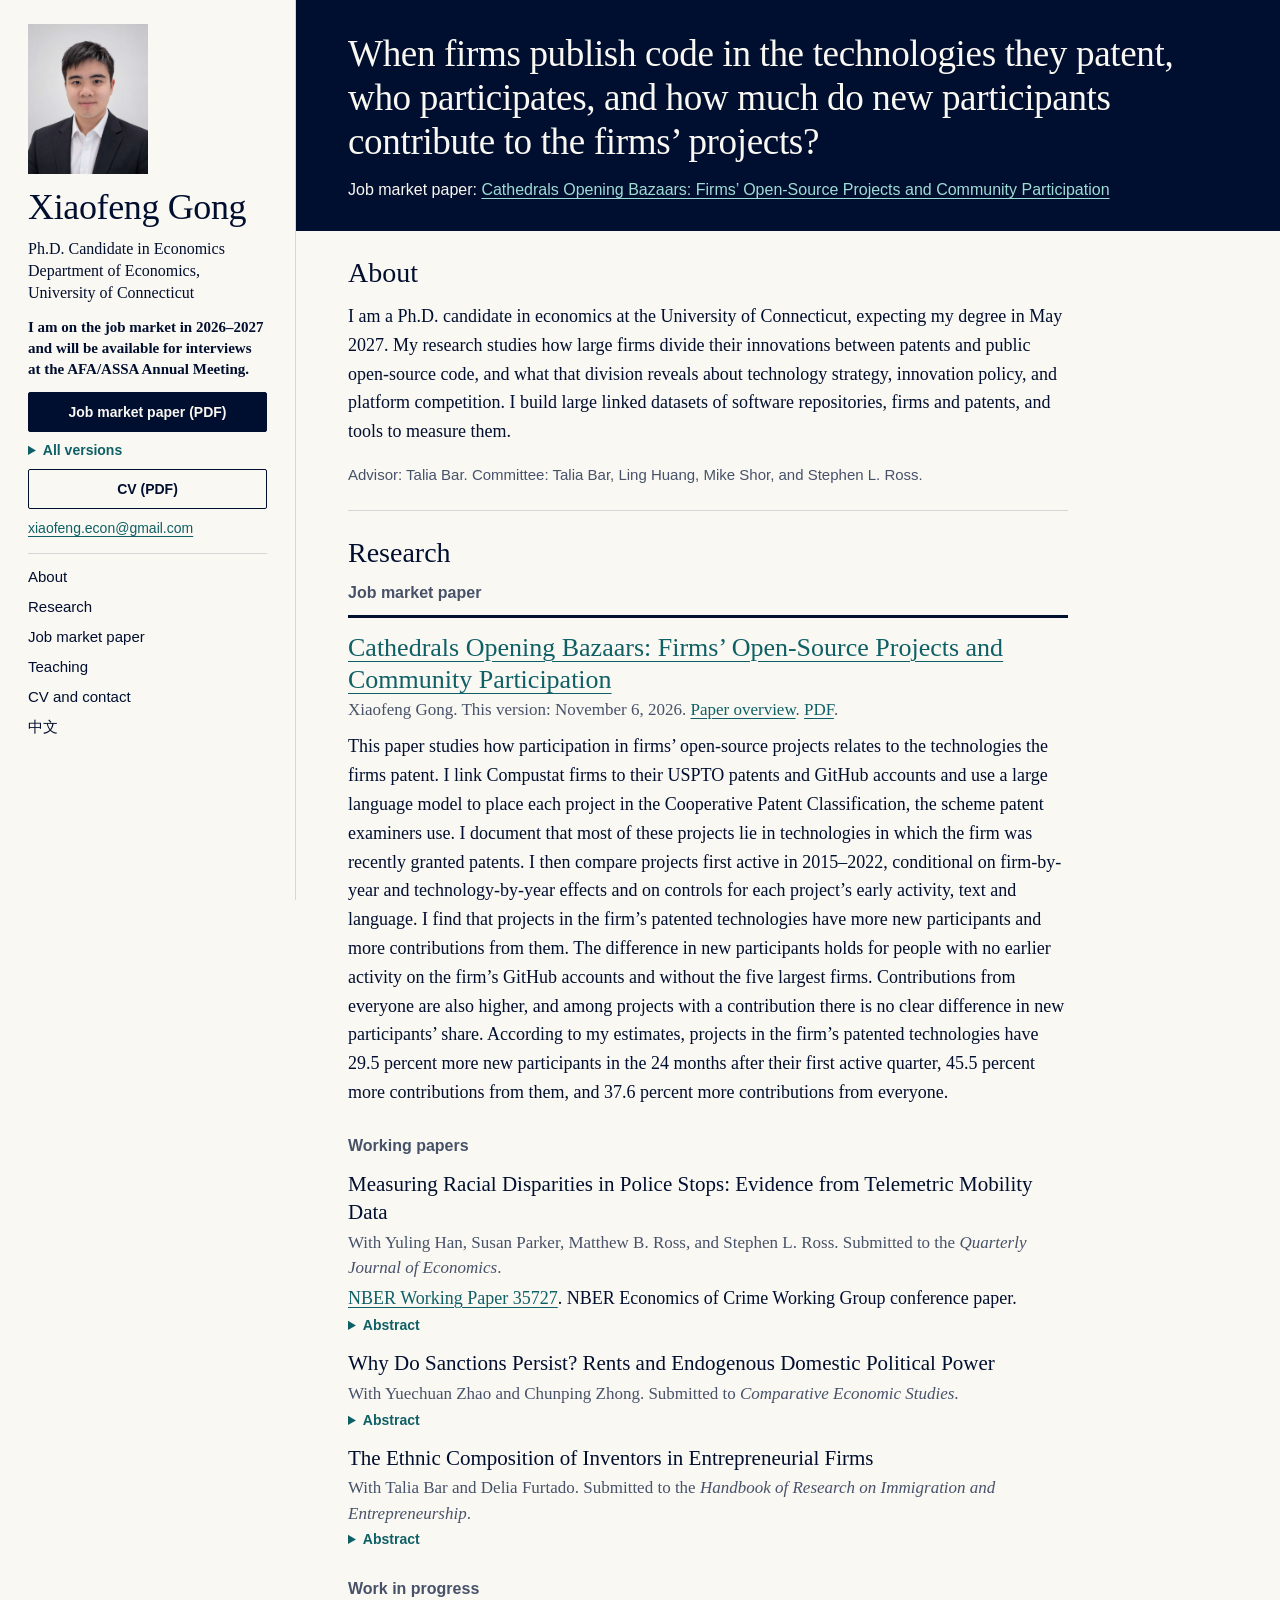
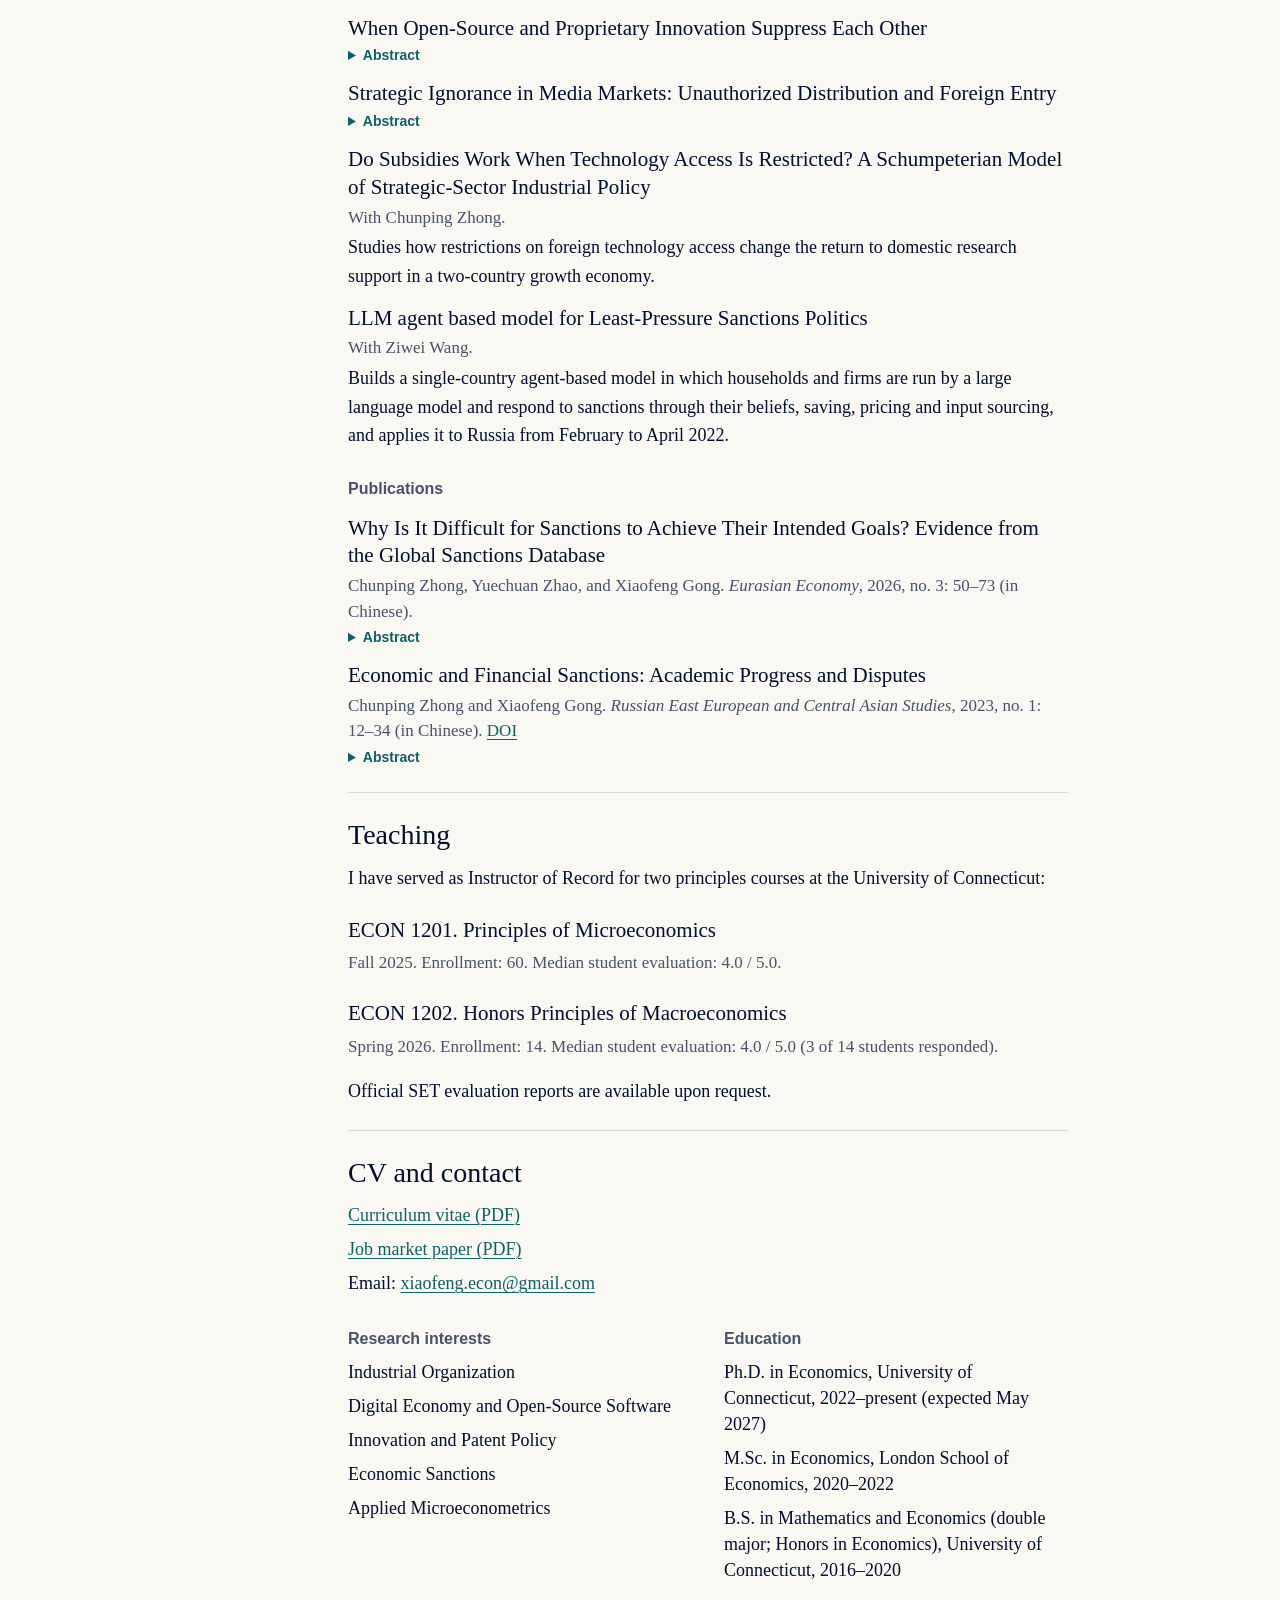
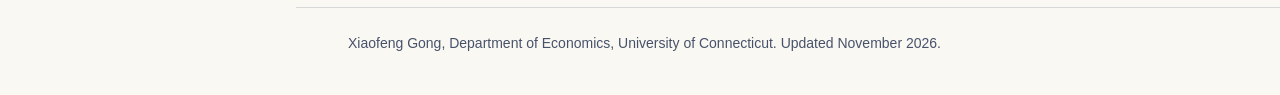
<file: index.html>
<!doctype html>
<html lang="en">
<head>
  <meta charset="utf-8">
  <meta name="viewport" content="width=device-width, initial-scale=1">
  <title>Xiaofeng Gong | Economics, University of Connecticut</title>
  <meta name="description" content="Xiaofeng Gong is a Ph.D. candidate in economics at the University of Connecticut, on the 2026–2027 job market. Research on open-source software, patents, innovation and competition.">
  <meta name="author" content="Xiaofeng Gong">
  <meta name="google-site-verification" content="ObPQgbAI8x80cu8Ms2MIC3YGOj1wrX7dkr3YzZI-Wos">
  <link rel="canonical" href="https://xiaofengecon.github.io/">
  <link rel="alternate" hreflang="en" href="https://xiaofengecon.github.io/">
  <link rel="alternate" hreflang="zh-Hans" href="https://xiaofengecon.github.io/zh.html">
  <link rel="alternate" hreflang="x-default" href="https://xiaofengecon.github.io/">
  <meta property="og:type" content="profile">
  <meta property="og:site_name" content="Xiaofeng Gong">
  <meta property="og:title" content="Xiaofeng Gong | Economics, University of Connecticut">
  <meta property="og:description" content="Xiaofeng Gong is a Ph.D. candidate in economics at the University of Connecticut, on the 2026–2027 job market. Research on open-source software, patents, innovation and competition.">
  <meta property="og:url" content="https://xiaofengecon.github.io/">
  <meta property="og:image" content="https://xiaofengecon.github.io/assets/xiaofeng-gong.jpg">
  <meta property="og:locale" content="en_US">
  <meta property="og:locale:alternate" content="zh_CN">
  <meta name="twitter:card" content="summary">
  <script type="application/ld+json">
{
 "@context": "https://schema.org",
 "@type": "ProfilePage",
 "url": "https://xiaofengecon.github.io/",
 "inLanguage": "en",
 "dateModified": "2026-11-06T16:38:18Z",
 "mainEntity": {
  "@type": "Person",
  "@id": "https://xiaofengecon.github.io/#person",
  "name": "Xiaofeng Gong",
  "alternateName": "龚啸峰",
  "jobTitle": "Ph.D. Candidate in Economics",
  "url": "https://xiaofengecon.github.io/",
  "image": "https://xiaofengecon.github.io/assets/xiaofeng-gong.jpg",
  "email": "xiaofeng.econ@gmail.com",
  "affiliation": {
   "@type": "CollegeOrUniversity",
   "name": "University of Connecticut",
   "department": {
    "@type": "Organization",
    "name": "Department of Economics"
   }
  },
  "knowsAbout": [
   "Industrial Organization",
   "Digital Economy and Open-Source Software",
   "Innovation and Patent Policy",
   "Economic Sanctions",
   "Applied Microeconometrics"
  ]
 }
}
  </script>
  <link rel="icon" href="./assets/favicon.svg" type="image/svg+xml">
  <link rel="stylesheet" href="./assets/styles.css">
</head>
<body>
  <a class="skip" href="#main">Skip to content</a>

  <div class="layout">
  <header class="sidebar">
    <img class="portrait" src="./assets/xiaofeng-gong.jpg" width="1122" height="1402" alt="Portrait of Xiaofeng Gong">
    <h1>Xiaofeng Gong</h1>
    <p class="role">Ph.D. Candidate in Economics<br>Department of Economics, University of Connecticut</p>
    <p class="market">I am on the job market in 2026–2027 and will be available for interviews at the AFA/ASSA Annual Meeting.</p>
    <div class="actions">
      <a class="button primary" href="./Gong_Cathedrals_Opening_Bazaars_main_2026-11-06.pdf">Job market paper (PDF)</a>
      <details class="pdf-menu">
        <summary>All versions</summary>
        <ul>
          <li><a href="./Gong_Cathedrals_Opening_Bazaars_main_2026-11-06.pdf">Main text (34 pages)</a></li>
          <li><a href="./Gong_Cathedrals_Opening_Bazaars_appendix_2026-11-06.pdf">Online appendix (69 pages)</a></li>
          <li><a href="./Gong_Cathedrals_Opening_Bazaars_with_appendix_2026-11-06.pdf">Main text and appendix (99 pages)</a></li>
        </ul>
      </details>
      <a class="button" href="./files/Gong_Xiaofeng_CV_EN_2026-11-16.pdf">CV (PDF)</a>
      <a class="email" href="mailto:xiaofeng.econ@gmail.com">xiaofeng.econ@gmail.com</a>
    </div>
    <nav class="site-nav" aria-label="Main">
      <a href="#about">About</a>
      <a href="#research">Research</a>
      <a href="./cathedrals.html">Job market paper</a>
      <a href="#teaching">Teaching</a>
      <a href="#cv">CV and contact</a>
      <a href="./zh.html" lang="zh-Hans" hreflang="zh-Hans">中文</a>
    </nav>
  </header>

  <div class="content">
  <section class="question" aria-label="Job market paper question">
    <blockquote>When firms publish code in the technologies they patent, who participates, and how much do new participants contribute to the firms’ projects?</blockquote>
    <p class="question-source">Job market paper: <a href="./cathedrals.html">Cathedrals Opening Bazaars: Firms’ Open-Source Projects and Community Participation</a></p>
  </section>

  <nav class="site-nav rail-nav" aria-label="Main">
    <a href="#about">About</a>
    <a href="#research">Research</a>
    <a href="./cathedrals.html">Job market paper</a>
    <a href="#teaching">Teaching</a>
    <a href="#cv">CV and contact</a>
    <a href="./zh.html" lang="zh-Hans" hreflang="zh-Hans">中文</a>
  </nav>

  <main id="main">
    <section class="section" id="about" aria-labelledby="about-title">
      <h2 id="about-title">About</h2>
      <div class="section-body">
        <p>I am a Ph.D. candidate in economics at the University of Connecticut, expecting my degree in May 2027. My research studies how large firms divide their innovations between patents and public open-source code, and what that division reveals about technology strategy, innovation policy, and platform competition. I build large linked datasets of software repositories, firms and patents, and tools to measure them.</p>
        <p class="committee">Advisor: Talia Bar. Committee: Talia Bar, Ling Huang, Mike Shor, and Stephen L. Ross.</p>
      </div>
    </section>

    <section class="section" id="research" aria-labelledby="research-title">
      <h2 id="research-title">Research</h2>
      <div class="section-body">
        <div class="group" id="job-market-paper">
          <h3>Job market paper</h3>
          <article class="jmp">
            <p class="paper-title"><a href="./cathedrals.html">Cathedrals Opening Bazaars: Firms’ Open-Source Projects and Community Participation</a></p>
            <p class="byline">Xiaofeng Gong. This version: November 6, 2026. <a href="./cathedrals.html">Paper overview</a>. <a href="./Gong_Cathedrals_Opening_Bazaars_main_2026-11-06.pdf">PDF</a>.</p>
            <p class="abstract">This paper studies how participation in firms’ open-source projects relates to the technologies the firms patent. I link Compustat firms to their USPTO patents and GitHub accounts and use a large language model to place each project in the Cooperative Patent Classification, the scheme patent examiners use. I document that most of these projects lie in technologies in which the firm was recently granted patents. I then compare projects first active in 2015–2022, conditional on firm-by-year and technology-by-year effects and on controls for each project’s early activity, text and language. I find that projects in the firm’s patented technologies have more new participants and more contributions from them. The difference in new participants holds for people with no earlier activity on the firm’s GitHub accounts and without the five largest firms. Contributions from everyone are also higher, and among projects with a contribution there is no clear difference in new participants’ share. According to my estimates, projects in the firm’s patented technologies have 29.5 percent more new participants in the 24 months after their first active quarter, 45.5 percent more contributions from them, and 37.6 percent more contributions from everyone.</p>
          </article>
        </div>

        <div class="group">
          <h3>Working papers</h3>
          <article class="paper">
            <p class="paper-title">Measuring Racial Disparities in Police Stops: Evidence from Telemetric Mobility Data</p>
            <p class="byline">With Yuling Han, Susan Parker, Matthew B. Ross, and Stephen L. Ross. Submitted to the <cite>Quarterly Journal of Economics</cite>.</p>
            <p><a href="https://www.nber.org/papers/w35727">NBER Working Paper 35727</a>. NBER Economics of Crime Working Group conference paper.</p>
            <details class="abstract-fold">
              <summary>Abstract</summary>
              <p>We establish a reliable counterfactual for evaluating racial disparities in traffic stops using telemetric data to estimate the racial composition of motorists. We measure motorist racial composition using telemetric mobility data and a novel two-stage correction methodology anchored by an independent measure, racial composition of motorists involved in accidents. Applying this to Massachusetts State Police stops, we find non-White motorists are stopped at rates exceeding their roadway presence by 6.7 percentage points. We demonstrate that uncalibrated telemetric data significantly understates minority presence (15.2 vs. 28 percent), and the uncalibrated telemetric data yields disparities that are over twice the size of our preferred estimates. We use this validated measure to assess the accuracy of several commonly-used disparity tests. We find that the widely used “Community Standard” test dramatically overestimates disparities, even when restricting to local roads or non-commuting hours. In contrast, the less-often used “Crash Benchmark” accurately captures disparities even when aggregated to higher temporal levels covering up to 94 percent of stops. Finally, the “Veil of Darkness” test yields smaller estimates than our telemetric measure, consistent with its focus on disparate treatment rather than the broader legal standard of motorist composition.</p>
            </details>
          </article>
          <article class="paper">
            <p class="paper-title">Why Do Sanctions Persist? Rents and Endogenous Domestic Political Power</p>
            <p class="byline">With Yuechuan Zhao and Chunping Zhong. Submitted to <cite>Comparative Economic Studies</cite>.</p>
            <details class="abstract-fold">
              <summary>Abstract</summary>
              <p>Why do comparable economic sanctions yield divergent compliance trajectories? Our dynamic public-choice model shows how sanctions can entrench noncompliance: cross-border restrictions create concentrated rents for domestic groups controlling residual access, and domestic allocation rules determine how much of these rents an organized group captures and invests in political influence. Low capture sustains compliance. Intermediate capture creates history dependence, so a temporary shock can lock in noncompliance. High capture can eliminate the compliance steady state. Sanction-duration and trade data document declining resolution rates for long-lived sanctions and trade losses that outlast legal termination, and the calibrated model partly replicates both.</p>
            </details>
          </article>
          <article class="paper">
            <p class="paper-title">The Ethnic Composition of Inventors in Entrepreneurial Firms</p>
            <p class="byline">With Talia Bar and Delia Furtado. Submitted to the <cite>Handbook of Research on Immigration and Entrepreneurship</cite>.</p>
            <details class="abstract-fold">
              <summary>Abstract</summary>
              <p>Innovative entrepreneurs create new businesses based on inventions of new or improved products and processes, generating employment opportunities and stimulating economic growth. This chapter examines the ethnic composition of inventors named on patents awarded to young U.S. firms, with particular attention to Chinese and Indian inventors, two groups that are highly represented in U.S. patenting overall. Combining data on firm founding years with patent- and inventor-level information, we analyze patents filed between 2000 and 2018 and examine the representation of Chinese and Indian inventors among patents assigned to young firms. We find robust evidence that they are less represented on patents assigned to young firms, especially firms five years old or younger, relative to their participation in patents assigned to older firms. This is particularly pronounced among teams composed entirely of younger inventors. We discuss how U.S. immigration policy, particularly visa constraints facing immigrants at early career stages, may help explain these patterns.</p>
            </details>
          </article>
        </div>

        <div class="group">
          <h3>Work in progress</h3>
          <article class="paper">
            <p class="paper-title">When Open-Source and Proprietary Innovation Suppress Each Other</p>
            <details class="abstract-fold">
              <summary>Abstract</summary>
              <p>When does open-source software (OSS) close a proprietary lead, and when can it not? I study a dynamic quality-ladder model in which user-developers decide whether to supply an OSS improvement after a proprietary firm chooses whether to invest. Contributors are rewarded as users. Behind a proprietary lead, the firm’s profit-maximizing price limits what high-valuation users gain from improving OSS, so the lead weakly lowers OSS progress. In the other direction, an OSS match that arrives before pricing removes a new lead’s current return and can make the firm wait rather than invest. The two effects coexist only at intermediate market size, and a lead that stops OSS progress removes the second. Equilibrium paths take three forms: same-period matching, catch-up after a temporary lead, or a persistent proprietary lead that OSS can narrow but not close. When OSS closes a one-step lead, the firm never switches from waiting to investing. Cheaper contribution that leaves the firm’s costs unchanged, as from AI-assisted development, weakly raises OSS progress and, if it lowers the smallest contribution cost, can reopen catch-up; in numerical examples a small reduction lowers welfare by turning proprietary investment into waiting. The paper gives an exact test for when stronger OSS incentives reduce discounted paid investment and an exact local condition for when OSS contribution at equal quality raises welfare.</p>
            </details>
          </article>
          <article class="paper">
            <p class="paper-title">Strategic Ignorance in Media Markets: Unauthorized Distribution and Foreign Entry</p>
            <details class="abstract-fold">
              <summary>Abstract</summary>
              <p>This paper studies foreign entry in media markets when culturally distant content must first create an experienced audience before formal monetization is profitable. Media goods combine high fixed costs for localization, distribution, rights administration, marketing, and enforcement with low marginal costs of digital circulation and heterogeneous consumer preferences. I model a foreign media entrant, a domestic incumbent, and an unauthorized distribution fringe in a two-period game with heterogeneous adoption costs and endogenous enforcement. Unauthorized circulation both constrains later official prices by creating a piracy ceiling and can serve as a pre-entry adoption and informal-localization technology. I interpret this mechanism as a dynamic preference externality: early unauthorized circulation expands the entrant’s effective future audience by reducing cultural discount and adoption friction. I characterize a Strategic Ignorance equilibrium in which the entrant delays official entry and enforcement, allowing unauthorized distribution to build an adopted base before formal monetization. The sliding window survives as a stationary one-period-delay rule in an infinite-horizon version of the game with fixed per-period profits, and the mechanism can self-terminate at the genre level as adoption costs fall. Relative to a universal public-enforcement benchmark, private enforcement discretion can expand the range of fixed costs for which foreign media entry is viable. The results show how enforcement policy affects entry, product availability, audience formation, and surplus distribution.</p>
            </details>
          </article>
          <article class="paper">
            <p class="paper-title">Do Subsidies Work When Technology Access Is Restricted? A Schumpeterian Model of Strategic-Sector Industrial Policy</p>
            <p class="byline">With Chunping Zhong.</p>
            <p>Studies how restrictions on foreign technology access change the return to domestic research support in a two-country growth economy.</p>
          </article>
          <article class="paper">
            <p class="paper-title">LLM agent based model for Least-Pressure Sanctions Politics</p>
            <p class="byline">With Ziwei Wang.</p>
            <p>Builds a single-country agent-based model in which households and firms are run by a large language model and respond to sanctions through their beliefs, saving, pricing and input sourcing, and applies it to Russia from February to April 2022.</p>
          </article>
        </div>

        <div class="group">
          <h3>Publications</h3>
          <article class="paper">
            <p class="paper-title">Why Is It Difficult for Sanctions to Achieve Their Intended Goals? Evidence from the Global Sanctions Database</p>
            <p class="byline">Chunping Zhong, Yuechuan Zhao, and Xiaofeng Gong. <cite>Eurasian Economy</cite>, 2026, no. 3: 50–73 (in Chinese).</p>
            <details class="abstract-fold">
              <summary>Abstract</summary>
              <p>Using a global sanctions database, this paper analyzes whether sanctions can achieve their intended objectives. It further constructs a game model to analyze the underlying mechanisms and validates them with cross-country time-series data. The main conclusions are: First, the probability of sanctions achieving their goals is very low. Second, most sanctions instruments struggle to facilitate goal attainment. Third, heterogeneity analysis identifies factors influencing whether sanctions achieve preset goals. Fourth, mechanism analysis shows that sanctions impact both target and initiating countries, but the long-term effects on both sides are relatively limited.</p>
            </details>
          </article>
          <article class="paper">
            <p class="paper-title">Economic and Financial Sanctions: Academic Progress and Disputes</p>
            <p class="byline">Chunping Zhong and Xiaofeng Gong. <cite>Russian East European and Central Asian Studies</cite>, 2023, no. 1: 12–34 (in Chinese). <a href="https://doi.org/10.20018/j.cnki.reecas.2023.01.002">DOI</a></p>
            <details class="abstract-fold">
              <summary>Abstract</summary>
              <p>This article summarizes and combs the relevant theories and practical effects of economic and financial sanctions between countries, especially analyzes the economic mathematical modeling and prediction that are easy to be ignored in economic sanctions, and points out the shortcomings of previous research mainly based on game theory, especially the problems that exist when facing the “black-box of sanctions”. The article summarizes the main methods of sanctions research, especially statistical and econometric research methods, mathematical models, data simulation based on dynamic stochastic general equilibrium model (DSGE) and prediction based on computable general equilibrium model (CGE). The article also summarizes the latest public choice model, explains the effective mechanism of sanctions, and discusses the future research direction and possible breakthrough points, including the use of models to predict the gains and losses brought to the country by a series of economic and financial sanctions such as trade wars, or more objectively calculate them by means of figure networking and programming.</p>
            </details>
          </article>
        </div>
      </div>
    </section>

    <section class="section" id="teaching" aria-labelledby="teaching-title">
      <h2 id="teaching-title">Teaching</h2>
      <div class="section-body">
        <p>I have served as Instructor of Record for two principles courses at the University of Connecticut:</p>
        <article class="paper">
          <p class="paper-title">ECON 1201. Principles of Microeconomics</p>
          <p class="byline">Fall 2025. Enrollment: 60. Median student evaluation: 4.0 / 5.0.</p>
        </article>
        <article class="paper">
          <p class="paper-title">ECON 1202. Honors Principles of Macroeconomics</p>
          <p class="byline">Spring 2026. Enrollment: 14. Median student evaluation: 4.0 / 5.0 (3 of 14 students responded).</p>
        </article>
        <p>Official SET evaluation reports are available upon request.</p>
      </div>
    </section>

    <section class="section" id="cv" aria-labelledby="cv-title">
      <h2 id="cv-title">CV and contact</h2>
      <div class="section-body">
        <ul class="plain">
          <li><a href="./files/Gong_Xiaofeng_CV_EN_2026-11-16.pdf">Curriculum vitae (PDF)</a></li>
          <li><a href="./Gong_Cathedrals_Opening_Bazaars_main_2026-11-06.pdf">Job market paper (PDF)</a></li>
          <li>Email: <a href="mailto:xiaofeng.econ@gmail.com">xiaofeng.econ@gmail.com</a></li>
        </ul>
        <div class="lists">
          <div>
            <h3>Research interests</h3>
            <ul class="plain">
              <li>Industrial Organization</li>
              <li>Digital Economy and Open-Source Software</li>
              <li>Innovation and Patent Policy</li>
              <li>Economic Sanctions</li>
              <li>Applied Microeconometrics</li>
            </ul>
          </div>
          <div>
            <h3>Education</h3>
            <ul class="plain">
              <li>Ph.D. in Economics, University of Connecticut, 2022–present (expected May 2027)</li>
              <li>M.Sc. in Economics, London School of Economics, 2020–2022</li>
              <li>B.S. in Mathematics and Economics (double major; Honors in Economics), University of Connecticut, 2016–2020</li>
            </ul>
          </div>
        </div>
      </div>
    </section>
  </main>

  <footer class="site-footer">Xiaofeng Gong, Department of Economics, University of Connecticut. Updated November 2026.</footer>
  </div>
  </div>
</body>
</html>
</file>
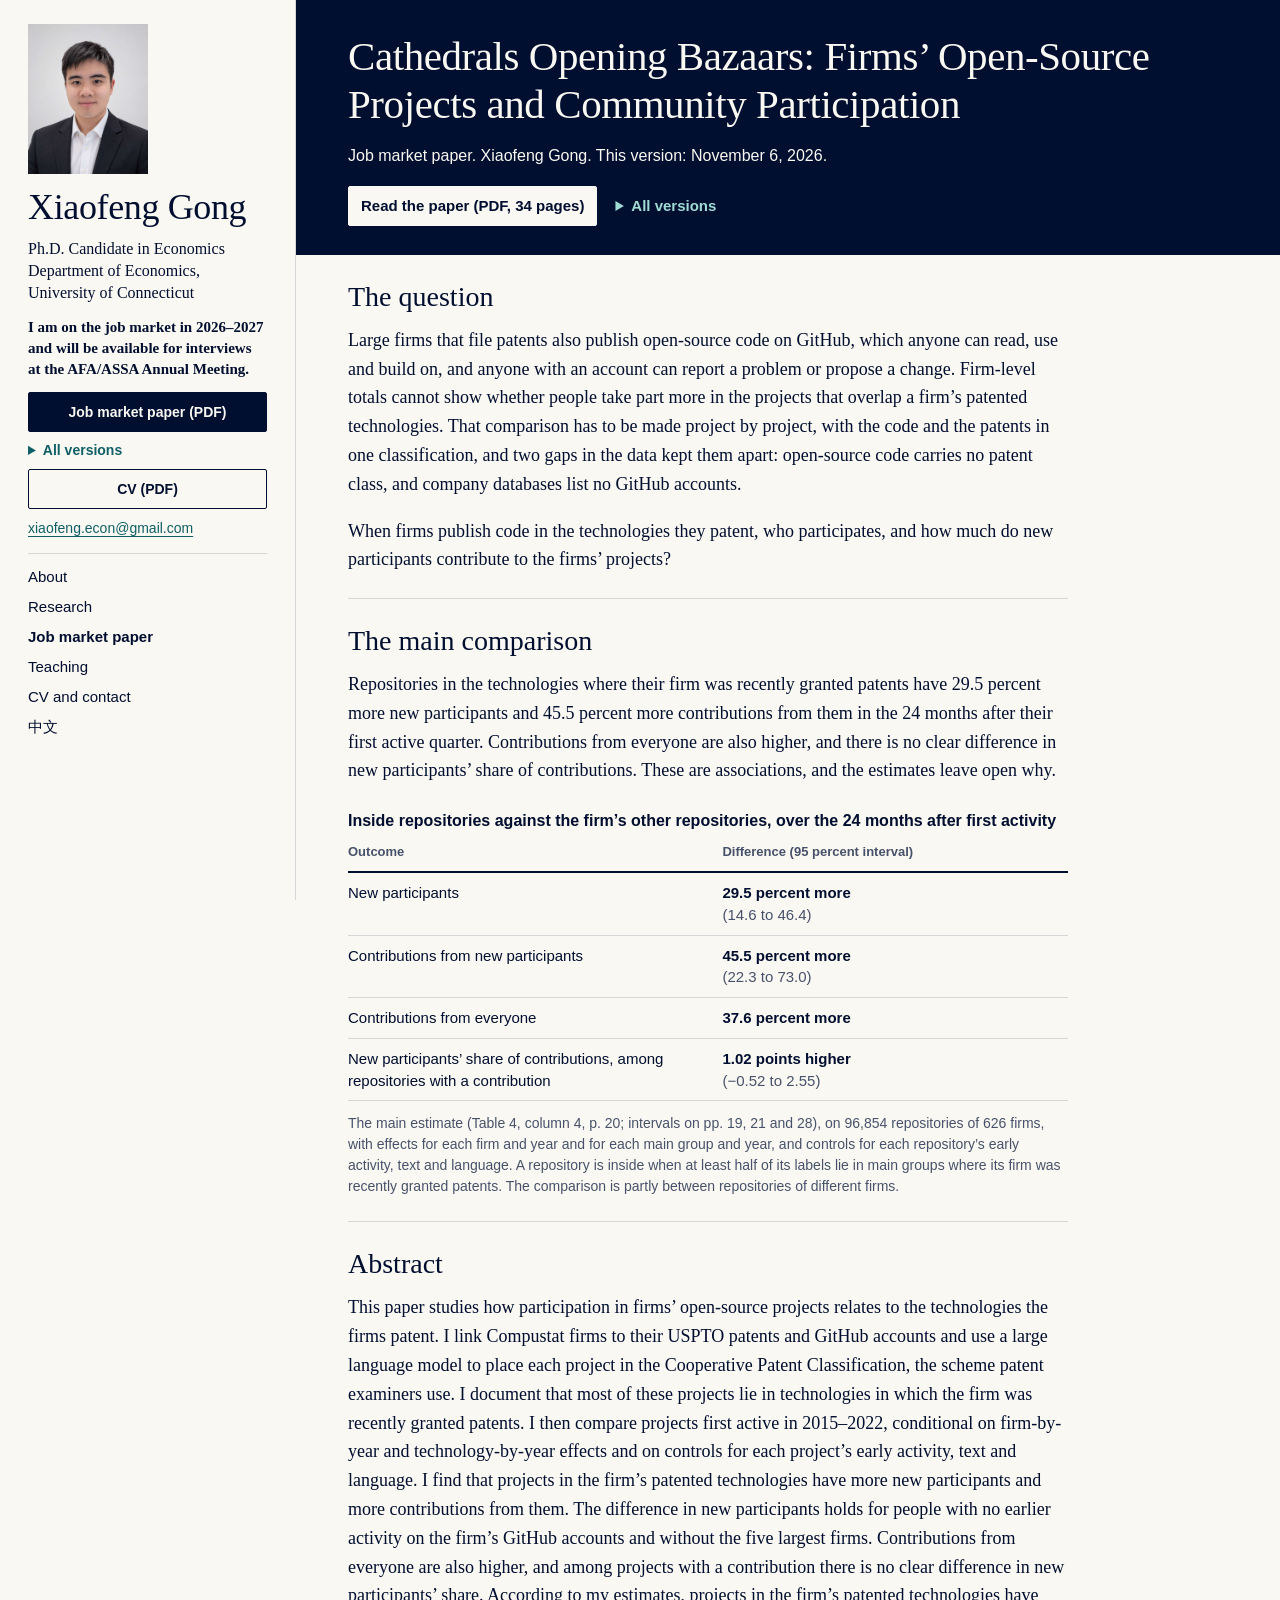
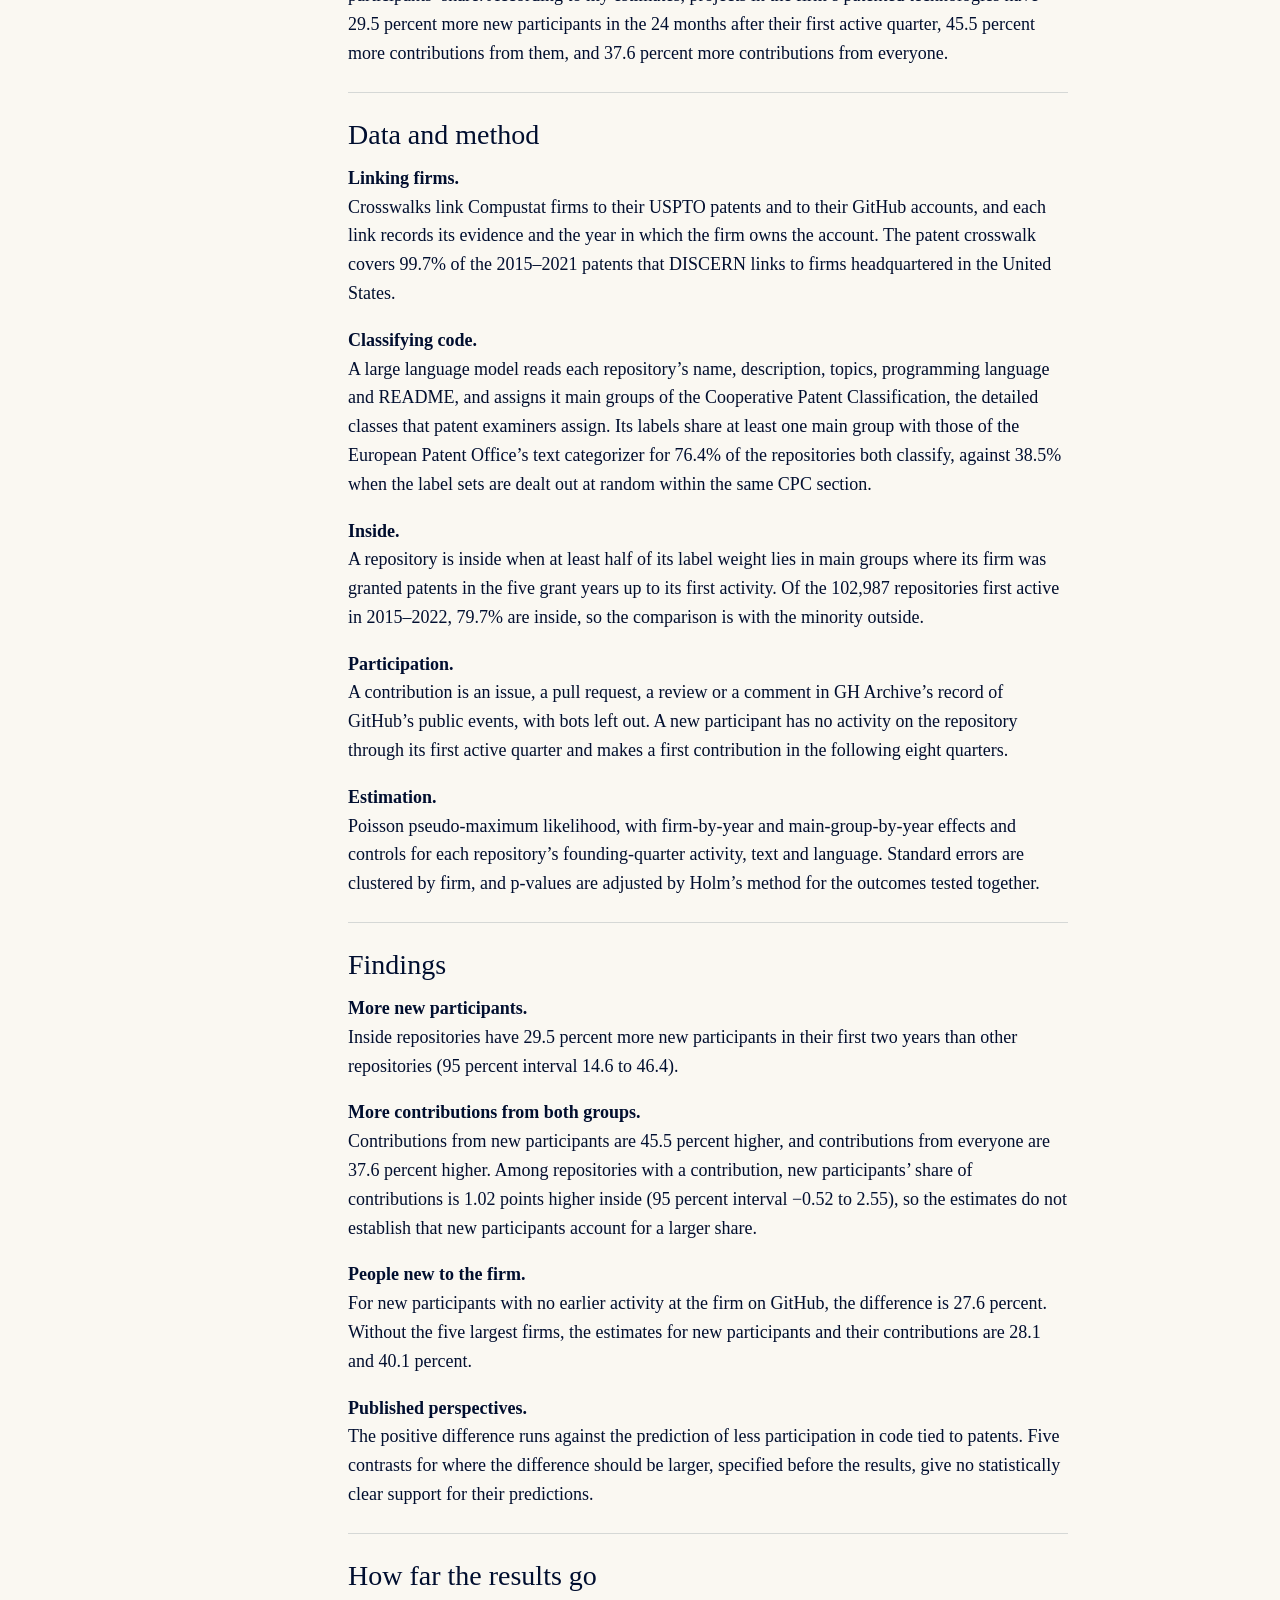
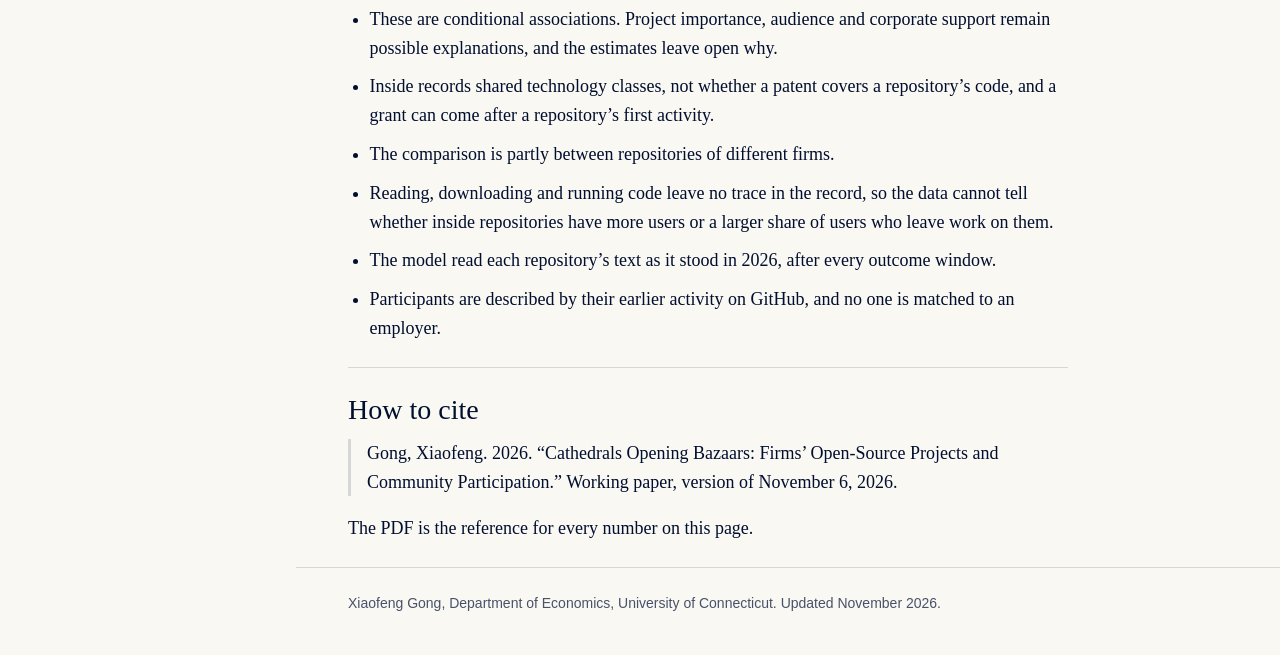
<file: cathedrals.html>
<!doctype html>
<html lang="en">
<head>
  <meta charset="utf-8">
  <meta name="viewport" content="width=device-width, initial-scale=1">
  <title>Cathedrals Opening Bazaars | Xiaofeng Gong</title>
  <meta name="description" content="Job market paper by Xiaofeng Gong: when firms publish open-source code in the technologies they patent, who participates, and how much do new participants contribute?">
  <meta name="author" content="Xiaofeng Gong">
  <meta name="citation_title" content="Cathedrals Opening Bazaars: Firms’ Open-Source Projects and Community Participation">
  <meta name="citation_author" content="Gong, Xiaofeng">
  <meta name="citation_publication_date" content="2026/11/06">
  <meta name="citation_technical_report_institution" content="University of Connecticut">
  <meta name="citation_pdf_url" content="https://xiaofengecon.github.io/Gong_Cathedrals_Opening_Bazaars_main_2026-11-06.pdf">
  <link rel="canonical" href="https://xiaofengecon.github.io/cathedrals.html">
  <link rel="alternate" hreflang="en" href="https://xiaofengecon.github.io/cathedrals.html">
  <link rel="alternate" hreflang="zh-Hans" href="https://xiaofengecon.github.io/zh-cathedrals.html">
  <link rel="alternate" hreflang="x-default" href="https://xiaofengecon.github.io/cathedrals.html">
  <meta property="og:type" content="article">
  <meta property="og:site_name" content="Xiaofeng Gong">
  <meta property="og:title" content="Cathedrals Opening Bazaars | Xiaofeng Gong">
  <meta property="og:description" content="Job market paper by Xiaofeng Gong: when firms publish open-source code in the technologies they patent, who participates, and how much do new participants contribute?">
  <meta property="og:url" content="https://xiaofengecon.github.io/cathedrals.html">
  <meta property="og:image" content="https://xiaofengecon.github.io/assets/xiaofeng-gong.jpg">
  <meta property="og:locale" content="en_US">
  <meta property="og:locale:alternate" content="zh_CN">
  <meta name="twitter:card" content="summary">
  <link rel="icon" href="./assets/favicon.svg" type="image/svg+xml">
  <link rel="stylesheet" href="./assets/styles.css">
</head>
<body>
  <a class="skip" href="#main">Skip to content</a>

  <div class="layout">
  <header class="sidebar">
    <img class="portrait" src="./assets/xiaofeng-gong.jpg" width="1122" height="1402" alt="Portrait of Xiaofeng Gong">
    <p class="site-name"><a href="./index.html">Xiaofeng Gong</a></p>
    <p class="role">Ph.D. Candidate in Economics<br>Department of Economics, University of Connecticut</p>
    <p class="market">I am on the job market in 2026–2027 and will be available for interviews at the AFA/ASSA Annual Meeting.</p>
    <div class="actions">
      <a class="button primary" href="./Gong_Cathedrals_Opening_Bazaars_main_2026-11-06.pdf">Job market paper (PDF)</a>
      <details class="pdf-menu">
        <summary>All versions</summary>
        <ul>
          <li><a href="./Gong_Cathedrals_Opening_Bazaars_main_2026-11-06.pdf">Main text (34 pages)</a></li>
          <li><a href="./Gong_Cathedrals_Opening_Bazaars_appendix_2026-11-06.pdf">Online appendix (69 pages)</a></li>
          <li><a href="./Gong_Cathedrals_Opening_Bazaars_with_appendix_2026-11-06.pdf">Main text and appendix (99 pages)</a></li>
        </ul>
      </details>
      <a class="button" href="./files/Gong_Xiaofeng_CV_EN_2026-11-16.pdf">CV (PDF)</a>
      <a class="email" href="mailto:xiaofeng.econ@gmail.com">xiaofeng.econ@gmail.com</a>
    </div>
    <nav class="site-nav" aria-label="Main">
      <a href="./index.html#about">About</a>
      <a href="./index.html#research">Research</a>
      <a href="./cathedrals.html" aria-current="page">Job market paper</a>
      <a href="./index.html#teaching">Teaching</a>
      <a href="./index.html#cv">CV and contact</a>
      <a href="./zh-cathedrals.html" lang="zh-Hans" hreflang="zh-Hans">中文</a>
    </nav>
  </header>

  <div class="content">
  <section class="question" aria-labelledby="paper-title">
    <h1 class="paper-heading" id="paper-title">Cathedrals Opening Bazaars: Firms’ Open-Source Projects and Community Participation</h1>
    <p>Job market paper. Xiaofeng Gong. This version: November 6, 2026.</p>
    <div class="paper-actions">
      <a class="button" href="./Gong_Cathedrals_Opening_Bazaars_main_2026-11-06.pdf">Read the paper (PDF, 34 pages)</a>
      <details class="pdf-menu">
        <summary>All versions</summary>
        <ul>
          <li><a href="./Gong_Cathedrals_Opening_Bazaars_main_2026-11-06.pdf">Main text (34 pages)</a></li>
          <li><a href="./Gong_Cathedrals_Opening_Bazaars_appendix_2026-11-06.pdf">Online appendix (69 pages)</a></li>
          <li><a href="./Gong_Cathedrals_Opening_Bazaars_with_appendix_2026-11-06.pdf">Main text and appendix (99 pages)</a></li>
        </ul>
      </details>
    </div>
  </section>

  <nav class="site-nav rail-nav" aria-label="Main">
    <a href="./index.html#about">About</a>
    <a href="./index.html#research">Research</a>
    <a href="./cathedrals.html" aria-current="page">Job market paper</a>
    <a href="./index.html#teaching">Teaching</a>
    <a href="./index.html#cv">CV and contact</a>
    <a href="./zh-cathedrals.html" lang="zh-Hans" hreflang="zh-Hans">中文</a>
  </nav>

  <main id="main">
    <section class="section" id="question" aria-labelledby="question-title">
      <h2 id="question-title">The question</h2>
      <div class="section-body">
        <p>Large firms that file patents also publish open-source code on GitHub, which anyone can read, use and build on, and anyone with an account can report a problem or propose a change. Firm-level totals cannot show whether people take part more in the projects that overlap a firm’s patented technologies. That comparison has to be made project by project, with the code and the patents in one classification, and two gaps in the data kept them apart: open-source code carries no patent class, and company databases list no GitHub accounts.</p>
        <p>When firms publish code in the technologies they patent, who participates, and how much do new participants contribute to the firms’ projects?</p>
      </div>
    </section>

    <section class="section" id="finding" aria-labelledby="finding-title">
      <h2 id="finding-title">The main comparison</h2>
      <div class="section-body">
        <p>Repositories in the technologies where their firm was recently granted patents have 29.5 percent more new participants and 45.5 percent more contributions from them in the 24 months after their first active quarter. Contributions from everyone are also higher, and there is no clear difference in new participants’ share of contributions. These are associations, and the estimates leave open why.</p>
        <figure class="result-figure" aria-labelledby="result-title">
          <p class="figure-title" id="result-title">Inside repositories against the firm’s other repositories, over the 24 months after first activity</p>
          <table class="results">
            <thead>
              <tr><th scope="col">Outcome</th><th scope="col">Difference (95 percent interval)</th></tr>
            </thead>
            <tbody>
              <tr><th scope="row">New participants</th><td>29.5 percent more <span class="interval">(14.6 to 46.4)</span></td></tr>
              <tr><th scope="row">Contributions from new participants</th><td>45.5 percent more <span class="interval">(22.3 to 73.0)</span></td></tr>
              <tr><th scope="row">Contributions from everyone</th><td>37.6 percent more</td></tr>
              <tr><th scope="row">New participants’ share of contributions, among repositories with a contribution</th><td>1.02 points higher <span class="interval">(−0.52 to 2.55)</span></td></tr>
            </tbody>
          </table>
          <figcaption>The main estimate (Table 4, column 4, p. 20; intervals on pp. 19, 21 and 28), on 96,854 repositories of 626 firms, with effects for each firm and year and for each main group and year, and controls for each repository’s early activity, text and language. A repository is inside when at least half of its labels lie in main groups where its firm was recently granted patents. The comparison is partly between repositories of different firms.</figcaption>
        </figure>
      </div>
    </section>

    <section class="section" id="abstract" aria-labelledby="abstract-title">
      <h2 id="abstract-title">Abstract</h2>
      <div class="section-body">
        <p class="abstract">This paper studies how participation in firms’ open-source projects relates to the technologies the firms patent. I link Compustat firms to their USPTO patents and GitHub accounts and use a large language model to place each project in the Cooperative Patent Classification, the scheme patent examiners use. I document that most of these projects lie in technologies in which the firm was recently granted patents. I then compare projects first active in 2015–2022, conditional on firm-by-year and technology-by-year effects and on controls for each project’s early activity, text and language. I find that projects in the firm’s patented technologies have more new participants and more contributions from them. The difference in new participants holds for people with no earlier activity on the firm’s GitHub accounts and without the five largest firms. Contributions from everyone are also higher, and among projects with a contribution there is no clear difference in new participants’ share. According to my estimates, projects in the firm’s patented technologies have 29.5 percent more new participants in the 24 months after their first active quarter, 45.5 percent more contributions from them, and 37.6 percent more contributions from everyone.</p>
      </div>
    </section>

    <section class="section" id="method" aria-labelledby="method-title">
      <h2 id="method-title">Data and method</h2>
      <div class="section-body">
        <ul class="findings">
          <li><strong>Linking firms.</strong> Crosswalks link Compustat firms to their USPTO patents and to their GitHub accounts, and each link records its evidence and the year in which the firm owns the account. The patent crosswalk covers 99.7% of the 2015–2021 patents that DISCERN links to firms headquartered in the United States.</li>
          <li><strong>Classifying code.</strong> A large language model reads each repository’s name, description, topics, programming language and README, and assigns it main groups of the Cooperative Patent Classification, the detailed classes that patent examiners assign. Its labels share at least one main group with those of the European Patent Office’s text categorizer for 76.4% of the repositories both classify, against 38.5% when the label sets are dealt out at random within the same CPC section.</li>
          <li><strong>Inside.</strong> A repository is inside when at least half of its label weight lies in main groups where its firm was granted patents in the five grant years up to its first activity. Of the 102,987 repositories first active in 2015–2022, 79.7% are inside, so the comparison is with the minority outside.</li>
          <li><strong>Participation.</strong> A contribution is an issue, a pull request, a review or a comment in GH Archive’s record of GitHub’s public events, with bots left out. A new participant has no activity on the repository through its first active quarter and makes a first contribution in the following eight quarters.</li>
          <li><strong>Estimation.</strong> Poisson pseudo-maximum likelihood, with firm-by-year and main-group-by-year effects and controls for each repository’s founding-quarter activity, text and language. Standard errors are clustered by firm, and p-values are adjusted by Holm’s method for the outcomes tested together.</li>
        </ul>
      </div>
    </section>

    <section class="section" id="findings" aria-labelledby="findings-title">
      <h2 id="findings-title">Findings</h2>
      <div class="section-body">
        <ul class="findings">
          <li><strong>More new participants.</strong> Inside repositories have 29.5 percent more new participants in their first two years than other repositories (95 percent interval 14.6 to 46.4).</li>
          <li><strong>More contributions from both groups.</strong> Contributions from new participants are 45.5 percent higher, and contributions from everyone are 37.6 percent higher. Among repositories with a contribution, new participants’ share of contributions is 1.02 points higher inside (95 percent interval −0.52 to 2.55), so the estimates do not establish that new participants account for a larger share.</li>
          <li><strong>People new to the firm.</strong> For new participants with no earlier activity at the firm on GitHub, the difference is 27.6 percent. Without the five largest firms, the estimates for new participants and their contributions are 28.1 and 40.1 percent.</li>
          <li><strong>Published perspectives.</strong> The positive difference runs against the prediction of less participation in code tied to patents. Five contrasts for where the difference should be larger, specified before the results, give no statistically clear support for their predictions.</li>
        </ul>
      </div>
    </section>

    <section class="section" id="limits" aria-labelledby="limits-title">
      <h2 id="limits-title">How far the results go</h2>
      <div class="section-body">
        <ul class="limits">
          <li>These are conditional associations. Project importance, audience and corporate support remain possible explanations, and the estimates leave open why.</li>
          <li>Inside records shared technology classes, not whether a patent covers a repository’s code, and a grant can come after a repository’s first activity.</li>
          <li>The comparison is partly between repositories of different firms.</li>
          <li>Reading, downloading and running code leave no trace in the record, so the data cannot tell whether inside repositories have more users or a larger share of users who leave work on them.</li>
          <li>The model read each repository’s text as it stood in 2026, after every outcome window.</li>
          <li>Participants are described by their earlier activity on GitHub, and no one is matched to an employer.</li>
        </ul>
      </div>
    </section>

    <section class="section" id="cite" aria-labelledby="cite-title">
      <h2 id="cite-title">How to cite</h2>
      <div class="section-body">
        <p class="citation">Gong, Xiaofeng. 2026. “Cathedrals Opening Bazaars: Firms’ Open-Source Projects and Community Participation.” Working paper, version of November 6, 2026.</p>
        <p>The PDF is the reference for every number on this page.</p>
      </div>
    </section>
  </main>

  <footer class="site-footer">Xiaofeng Gong, Department of Economics, University of Connecticut. Updated November 2026.</footer>
  </div>
  </div>
</body>
</html>
</file>
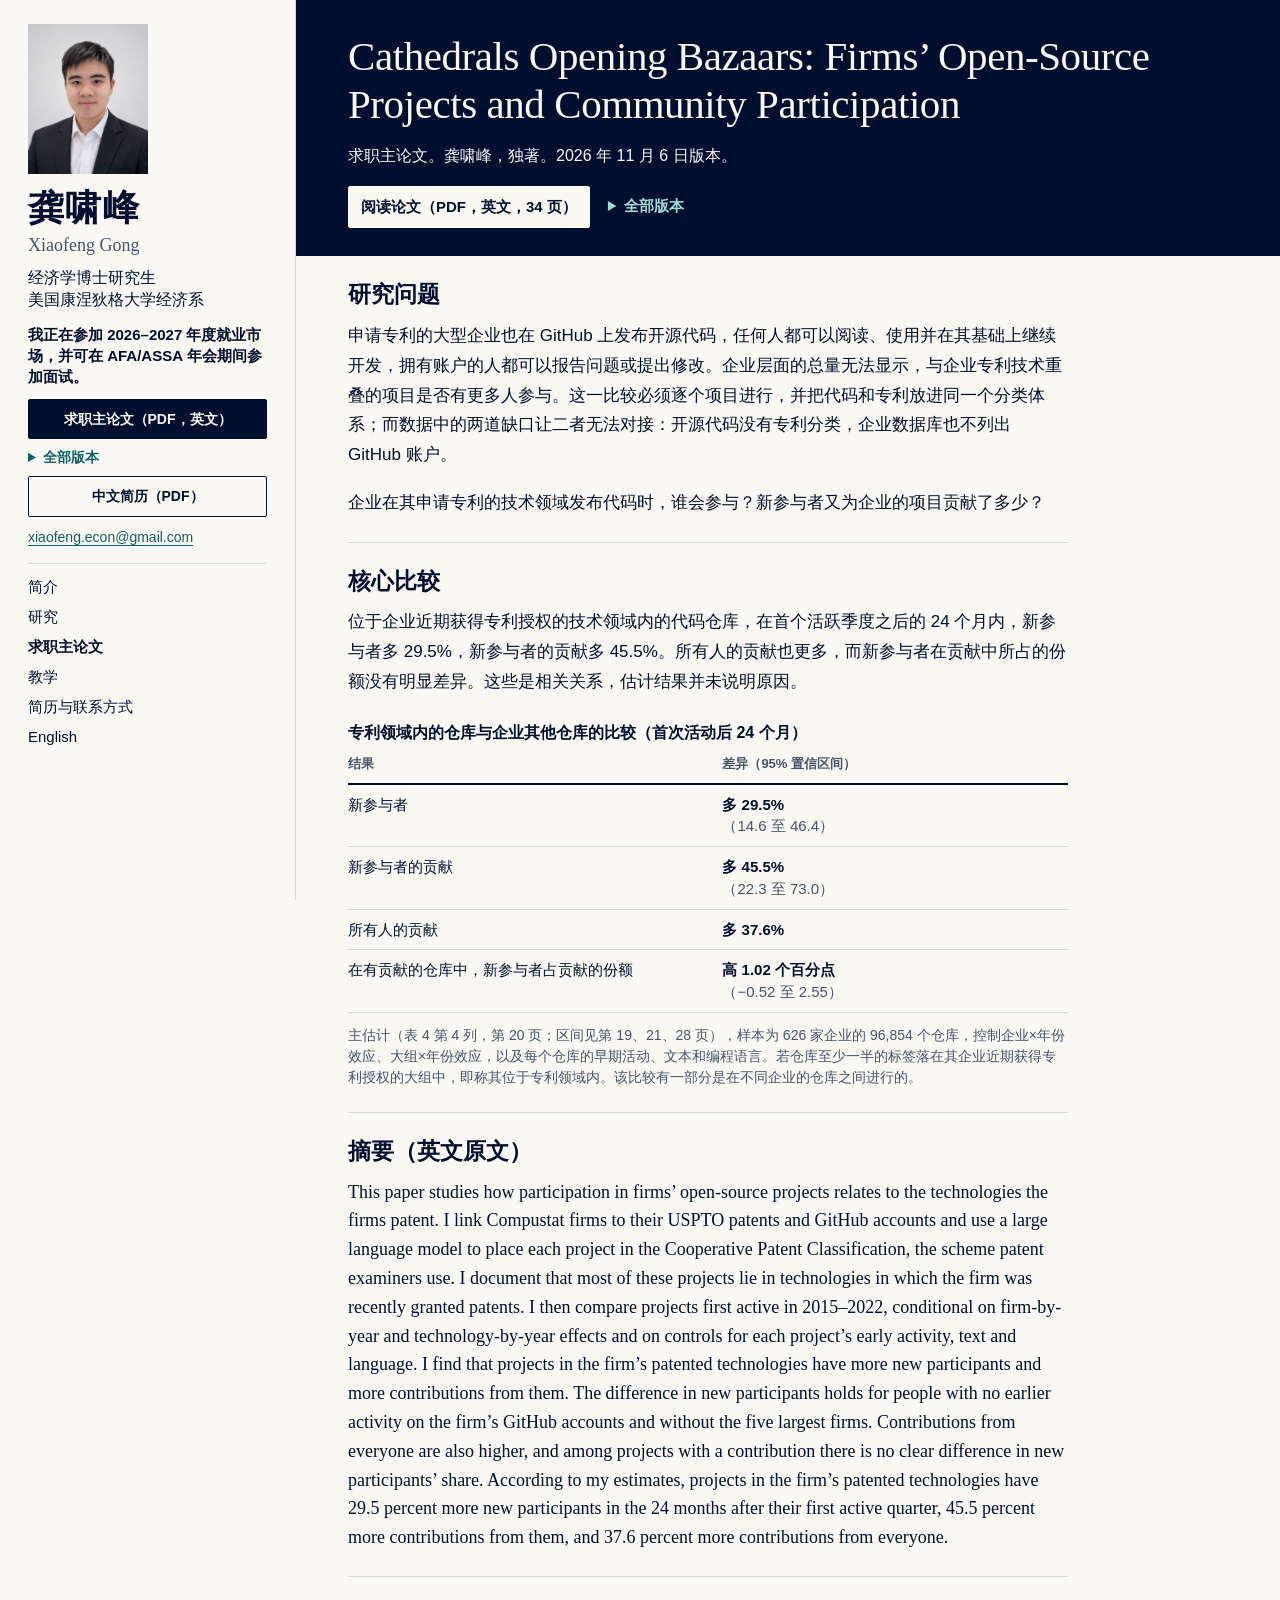
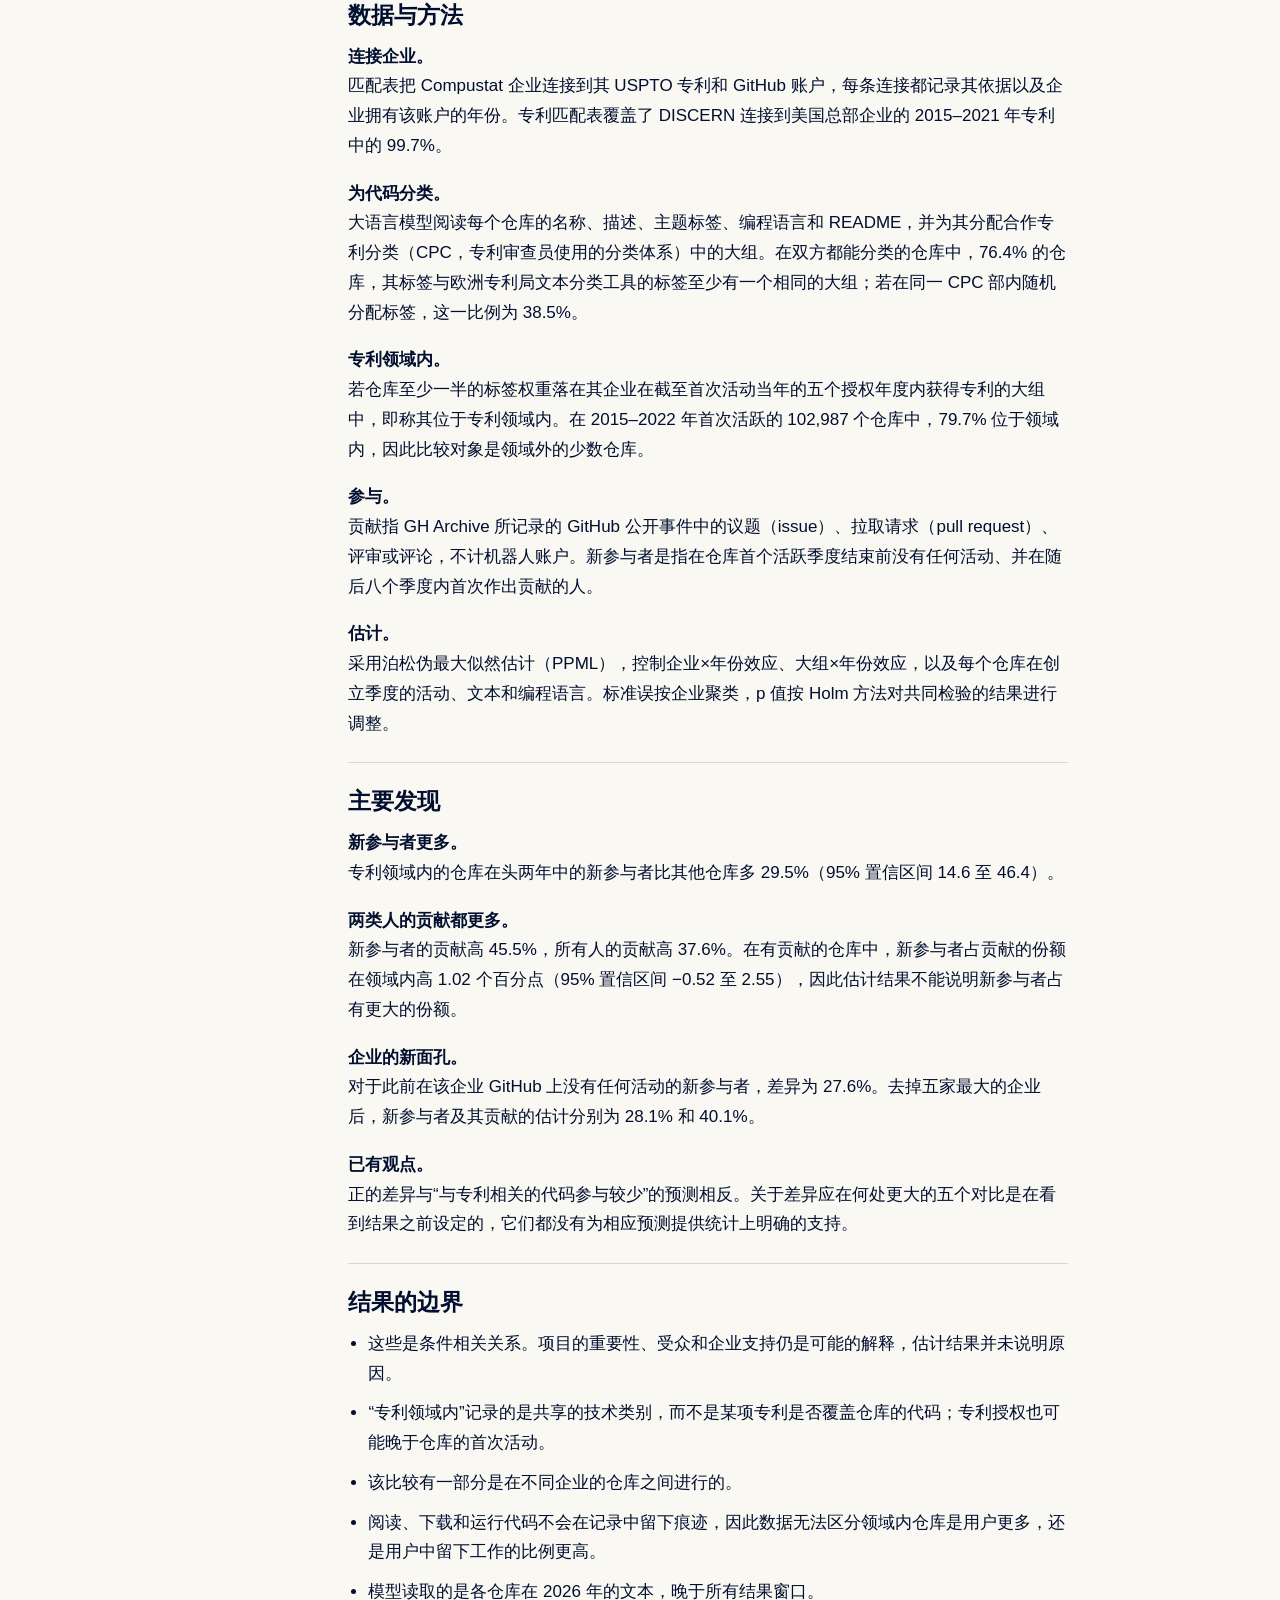
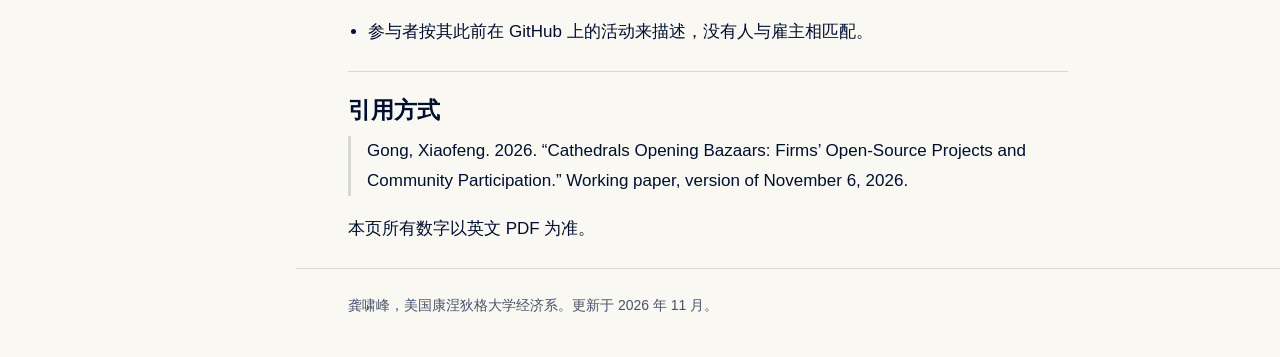
<file: zh-cathedrals.html>
<!doctype html>
<html lang="zh-Hans">
<head>
  <meta charset="utf-8">
  <meta name="viewport" content="width=device-width, initial-scale=1">
  <title>Cathedrals Opening Bazaars 论文概览 | 龚啸峰</title>
  <meta name="description" content="龚啸峰的求职主论文：企业在其申请专利的技术领域发布开源代码时，谁会参与？新参与者又贡献了多少？">
  <meta name="author" content="龚啸峰 Xiaofeng Gong">
  <link rel="canonical" href="https://xiaofengecon.github.io/zh-cathedrals.html">
  <link rel="alternate" hreflang="en" href="https://xiaofengecon.github.io/cathedrals.html">
  <link rel="alternate" hreflang="zh-Hans" href="https://xiaofengecon.github.io/zh-cathedrals.html">
  <link rel="alternate" hreflang="x-default" href="https://xiaofengecon.github.io/cathedrals.html">
  <meta property="og:type" content="article">
  <meta property="og:site_name" content="龚啸峰 Xiaofeng Gong">
  <meta property="og:title" content="Cathedrals Opening Bazaars 论文概览 | 龚啸峰">
  <meta property="og:description" content="龚啸峰的求职主论文：企业在其申请专利的技术领域发布开源代码时，谁会参与？新参与者又贡献了多少？">
  <meta property="og:url" content="https://xiaofengecon.github.io/zh-cathedrals.html">
  <meta property="og:image" content="https://xiaofengecon.github.io/assets/xiaofeng-gong.jpg">
  <meta property="og:locale" content="zh_CN">
  <meta property="og:locale:alternate" content="en_US">
  <meta name="twitter:card" content="summary">
  <link rel="icon" href="./assets/favicon.svg" type="image/svg+xml">
  <link rel="stylesheet" href="./assets/styles.css">
</head>
<body>
  <a class="skip" href="#main">跳到正文</a>

  <div class="layout">
  <header class="sidebar">
    <img class="portrait" src="./assets/xiaofeng-gong.jpg" width="1122" height="1402" alt="龚啸峰的照片">
    <p class="site-name"><a href="./zh.html">龚啸峰<span class="name-zh" lang="en">Xiaofeng Gong</span></a></p>
    <p class="role">经济学博士研究生<br>美国康涅狄格大学经济系</p>
    <p class="market">我正在参加 2026–2027 年度就业市场，并可在 AFA/ASSA 年会期间参加面试。</p>
    <div class="actions">
      <a class="button primary" href="./Gong_Cathedrals_Opening_Bazaars_main_2026-11-06.pdf">求职主论文（PDF，英文）</a>
      <details class="pdf-menu">
        <summary>全部版本</summary>
        <ul>
          <li><a href="./Gong_Cathedrals_Opening_Bazaars_main_2026-11-06.pdf">正文（34 页）</a></li>
          <li><a href="./Gong_Cathedrals_Opening_Bazaars_appendix_2026-11-06.pdf">在线附录（69 页）</a></li>
          <li><a href="./Gong_Cathedrals_Opening_Bazaars_with_appendix_2026-11-06.pdf">正文与附录（99 页）</a></li>
        </ul>
      </details>
      <a class="button" href="./files/Gong_Xiaofeng_CV_CN_2026-11-16.pdf">中文简历（PDF）</a>
      <a class="email" href="mailto:xiaofeng.econ@gmail.com">xiaofeng.econ@gmail.com</a>
    </div>
    <nav class="site-nav" aria-label="主导航">
      <a href="./zh.html#about">简介</a>
      <a href="./zh.html#research">研究</a>
      <a href="./zh-cathedrals.html" aria-current="page">求职主论文</a>
      <a href="./zh.html#teaching">教学</a>
      <a href="./zh.html#cv">简历与联系方式</a>
      <a href="./cathedrals.html" lang="en" hreflang="en">English</a>
    </nav>
  </header>

  <div class="content">
  <section class="question" aria-labelledby="paper-title">
    <h1 class="paper-heading" id="paper-title" lang="en">Cathedrals Opening Bazaars: Firms’ Open-Source Projects and Community Participation</h1>
    <p>求职主论文。龚啸峰，独著。2026 年 11 月 6 日版本。</p>
    <div class="paper-actions">
      <a class="button" href="./Gong_Cathedrals_Opening_Bazaars_main_2026-11-06.pdf">阅读论文（PDF，英文，34 页）</a>
      <details class="pdf-menu">
        <summary>全部版本</summary>
        <ul>
          <li><a href="./Gong_Cathedrals_Opening_Bazaars_main_2026-11-06.pdf">正文（34 页）</a></li>
          <li><a href="./Gong_Cathedrals_Opening_Bazaars_appendix_2026-11-06.pdf">在线附录（69 页）</a></li>
          <li><a href="./Gong_Cathedrals_Opening_Bazaars_with_appendix_2026-11-06.pdf">正文与附录（99 页）</a></li>
        </ul>
      </details>
    </div>
  </section>

  <nav class="site-nav rail-nav" aria-label="主导航">
    <a href="./zh.html#about">简介</a>
    <a href="./zh.html#research">研究</a>
    <a href="./zh-cathedrals.html" aria-current="page">求职主论文</a>
    <a href="./zh.html#teaching">教学</a>
    <a href="./zh.html#cv">简历与联系方式</a>
    <a href="./cathedrals.html" lang="en" hreflang="en">English</a>
  </nav>

  <main id="main">
    <section class="section" id="question" aria-labelledby="question-title">
      <h2 id="question-title">研究问题</h2>
      <div class="section-body">
        <p>申请专利的大型企业也在 GitHub 上发布开源代码，任何人都可以阅读、使用并在其基础上继续开发，拥有账户的人都可以报告问题或提出修改。企业层面的总量无法显示，与企业专利技术重叠的项目是否有更多人参与。这一比较必须逐个项目进行，并把代码和专利放进同一个分类体系；而数据中的两道缺口让二者无法对接：开源代码没有专利分类，企业数据库也不列出 GitHub 账户。</p>
        <p>企业在其申请专利的技术领域发布代码时，谁会参与？新参与者又为企业的项目贡献了多少？</p>
      </div>
    </section>

    <section class="section" id="finding" aria-labelledby="finding-title">
      <h2 id="finding-title">核心比较</h2>
      <div class="section-body">
        <p>位于企业近期获得专利授权的技术领域内的代码仓库，在首个活跃季度之后的 24 个月内，新参与者多 29.5%，新参与者的贡献多 45.5%。所有人的贡献也更多，而新参与者在贡献中所占的份额没有明显差异。这些是相关关系，估计结果并未说明原因。</p>
        <figure class="result-figure" aria-labelledby="result-title">
          <p class="figure-title" id="result-title">专利领域内的仓库与企业其他仓库的比较（首次活动后 24 个月）</p>
          <table class="results">
            <thead>
              <tr><th scope="col">结果</th><th scope="col">差异（95% 置信区间）</th></tr>
            </thead>
            <tbody>
              <tr><th scope="row">新参与者</th><td>多 29.5% <span class="interval">（14.6 至 46.4）</span></td></tr>
              <tr><th scope="row">新参与者的贡献</th><td>多 45.5% <span class="interval">（22.3 至 73.0）</span></td></tr>
              <tr><th scope="row">所有人的贡献</th><td>多 37.6%</td></tr>
              <tr><th scope="row">在有贡献的仓库中，新参与者占贡献的份额</th><td>高 1.02 个百分点 <span class="interval">（−0.52 至 2.55）</span></td></tr>
            </tbody>
          </table>
          <figcaption>主估计（表 4 第 4 列，第 20 页；区间见第 19、21、28 页），样本为 626 家企业的 96,854 个仓库，控制企业×年份效应、大组×年份效应，以及每个仓库的早期活动、文本和编程语言。若仓库至少一半的标签落在其企业近期获得专利授权的大组中，即称其位于专利领域内。该比较有一部分是在不同企业的仓库之间进行的。</figcaption>
        </figure>
      </div>
    </section>

    <section class="section" id="abstract" aria-labelledby="abstract-title">
      <h2 id="abstract-title">摘要（英文原文）</h2>
      <div class="section-body">
        <p class="abstract" lang="en">This paper studies how participation in firms’ open-source projects relates to the technologies the firms patent. I link Compustat firms to their USPTO patents and GitHub accounts and use a large language model to place each project in the Cooperative Patent Classification, the scheme patent examiners use. I document that most of these projects lie in technologies in which the firm was recently granted patents. I then compare projects first active in 2015–2022, conditional on firm-by-year and technology-by-year effects and on controls for each project’s early activity, text and language. I find that projects in the firm’s patented technologies have more new participants and more contributions from them. The difference in new participants holds for people with no earlier activity on the firm’s GitHub accounts and without the five largest firms. Contributions from everyone are also higher, and among projects with a contribution there is no clear difference in new participants’ share. According to my estimates, projects in the firm’s patented technologies have 29.5 percent more new participants in the 24 months after their first active quarter, 45.5 percent more contributions from them, and 37.6 percent more contributions from everyone.</p>
      </div>
    </section>

    <section class="section" id="method" aria-labelledby="method-title">
      <h2 id="method-title">数据与方法</h2>
      <div class="section-body">
        <ul class="findings">
          <li><strong>连接企业。</strong>匹配表把 Compustat 企业连接到其 USPTO 专利和 GitHub 账户，每条连接都记录其依据以及企业拥有该账户的年份。专利匹配表覆盖了 DISCERN 连接到美国总部企业的 2015–2021 年专利中的 99.7%。</li>
          <li><strong>为代码分类。</strong>大语言模型阅读每个仓库的名称、描述、主题标签、编程语言和 README，并为其分配合作专利分类（CPC，专利审查员使用的分类体系）中的大组。在双方都能分类的仓库中，76.4% 的仓库，其标签与欧洲专利局文本分类工具的标签至少有一个相同的大组；若在同一 CPC 部内随机分配标签，这一比例为 38.5%。</li>
          <li><strong>专利领域内。</strong>若仓库至少一半的标签权重落在其企业在截至首次活动当年的五个授权年度内获得专利的大组中，即称其位于专利领域内。在 2015–2022 年首次活跃的 102,987 个仓库中，79.7% 位于领域内，因此比较对象是领域外的少数仓库。</li>
          <li><strong>参与。</strong>贡献指 GH Archive 所记录的 GitHub 公开事件中的议题（issue）、拉取请求（pull request）、评审或评论，不计机器人账户。新参与者是指在仓库首个活跃季度结束前没有任何活动、并在随后八个季度内首次作出贡献的人。</li>
          <li><strong>估计。</strong>采用泊松伪最大似然估计（PPML），控制企业×年份效应、大组×年份效应，以及每个仓库在创立季度的活动、文本和编程语言。标准误按企业聚类，p 值按 Holm 方法对共同检验的结果进行调整。</li>
        </ul>
      </div>
    </section>

    <section class="section" id="findings" aria-labelledby="findings-title">
      <h2 id="findings-title">主要发现</h2>
      <div class="section-body">
        <ul class="findings">
          <li><strong>新参与者更多。</strong>专利领域内的仓库在头两年中的新参与者比其他仓库多 29.5%（95% 置信区间 14.6 至 46.4）。</li>
          <li><strong>两类人的贡献都更多。</strong>新参与者的贡献高 45.5%，所有人的贡献高 37.6%。在有贡献的仓库中，新参与者占贡献的份额在领域内高 1.02 个百分点（95% 置信区间 −0.52 至 2.55），因此估计结果不能说明新参与者占有更大的份额。</li>
          <li><strong>企业的新面孔。</strong>对于此前在该企业 GitHub 上没有任何活动的新参与者，差异为 27.6%。去掉五家最大的企业后，新参与者及其贡献的估计分别为 28.1% 和 40.1%。</li>
          <li><strong>已有观点。</strong>正的差异与“与专利相关的代码参与较少”的预测相反。关于差异应在何处更大的五个对比是在看到结果之前设定的，它们都没有为相应预测提供统计上明确的支持。</li>
        </ul>
      </div>
    </section>

    <section class="section" id="limits" aria-labelledby="limits-title">
      <h2 id="limits-title">结果的边界</h2>
      <div class="section-body">
        <ul class="limits">
          <li>这些是条件相关关系。项目的重要性、受众和企业支持仍是可能的解释，估计结果并未说明原因。</li>
          <li>“专利领域内”记录的是共享的技术类别，而不是某项专利是否覆盖仓库的代码；专利授权也可能晚于仓库的首次活动。</li>
          <li>该比较有一部分是在不同企业的仓库之间进行的。</li>
          <li>阅读、下载和运行代码不会在记录中留下痕迹，因此数据无法区分领域内仓库是用户更多，还是用户中留下工作的比例更高。</li>
          <li>模型读取的是各仓库在 2026 年的文本，晚于所有结果窗口。</li>
          <li>参与者按其此前在 GitHub 上的活动来描述，没有人与雇主相匹配。</li>
        </ul>
      </div>
    </section>

    <section class="section" id="cite" aria-labelledby="cite-title">
      <h2 id="cite-title">引用方式</h2>
      <div class="section-body">
        <p class="citation" lang="en">Gong, Xiaofeng. 2026. “Cathedrals Opening Bazaars: Firms’ Open-Source Projects and Community Participation.” Working paper, version of November 6, 2026.</p>
        <p>本页所有数字以英文 PDF 为准。</p>
      </div>
    </section>
  </main>

  <footer class="site-footer">龚啸峰，美国康涅狄格大学经济系。更新于 2026 年 11 月。</footer>
  </div>
  </div>
</body>
</html>
</file>
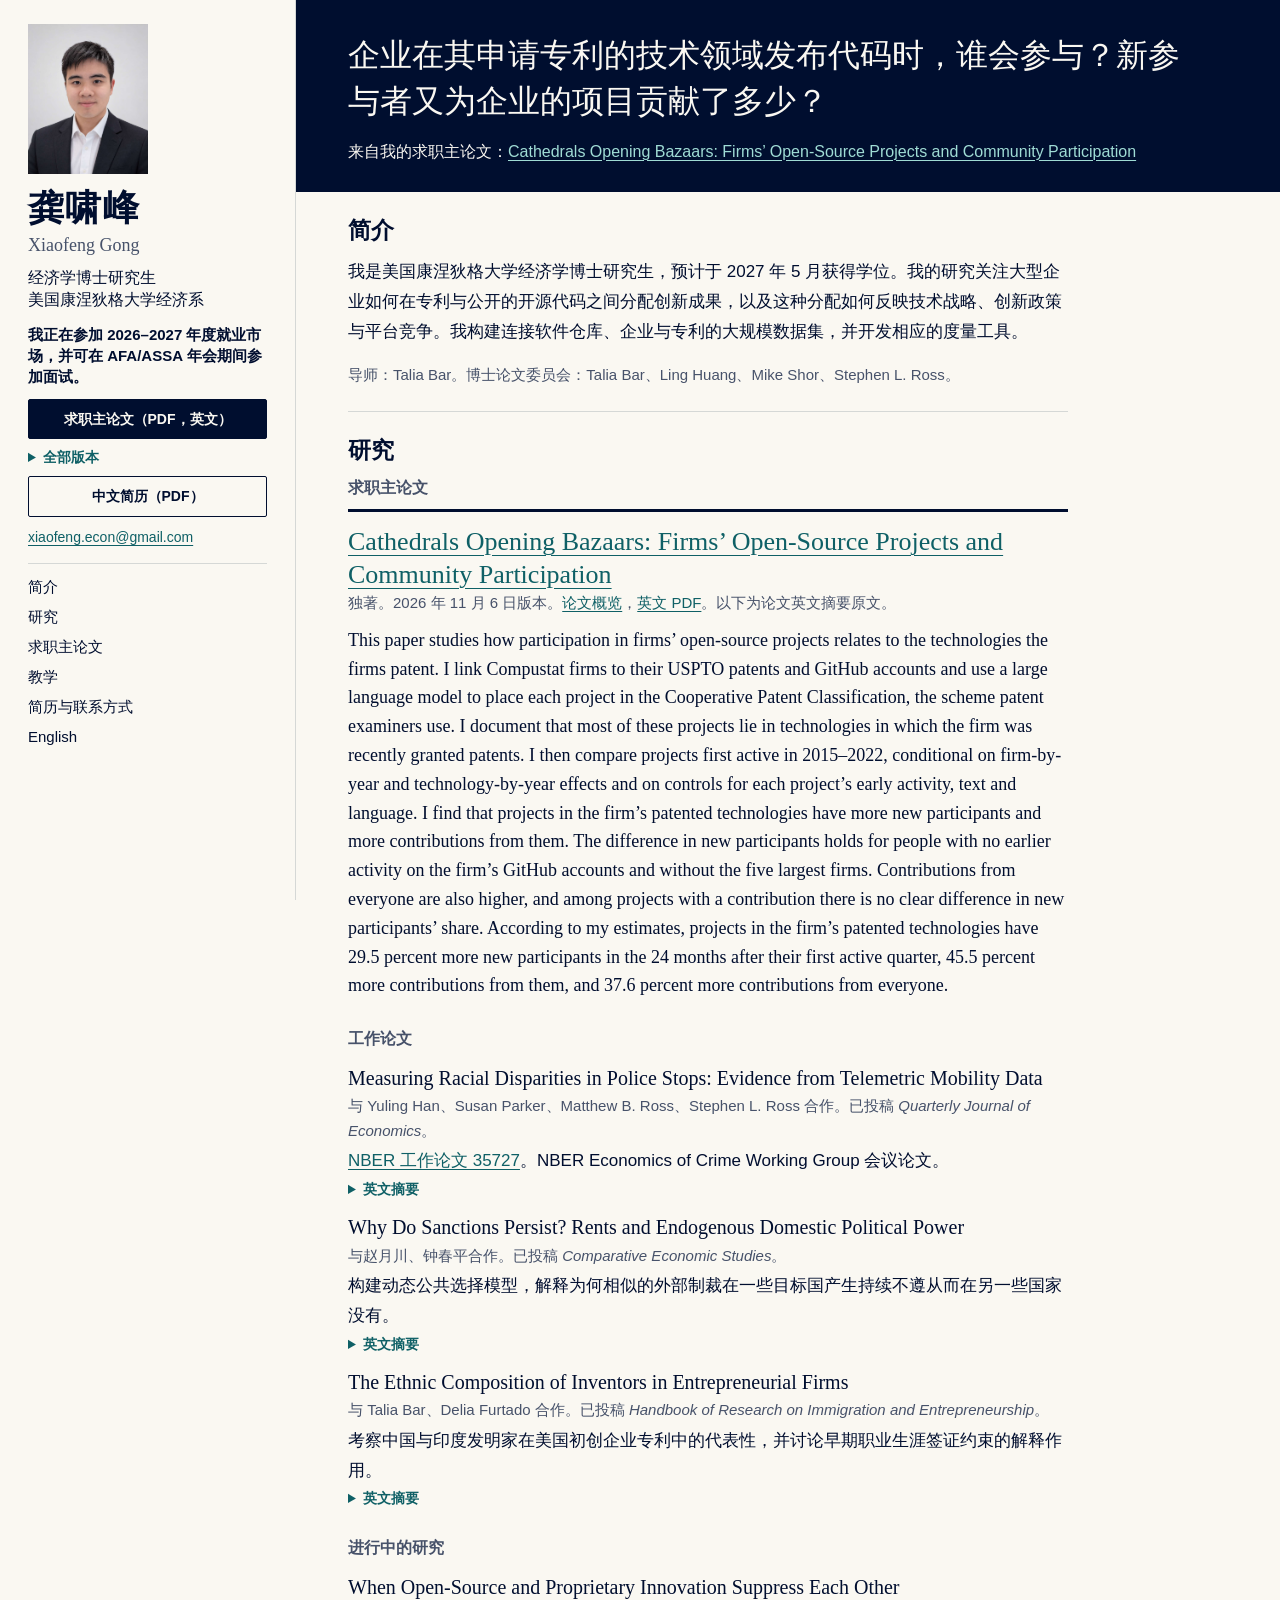
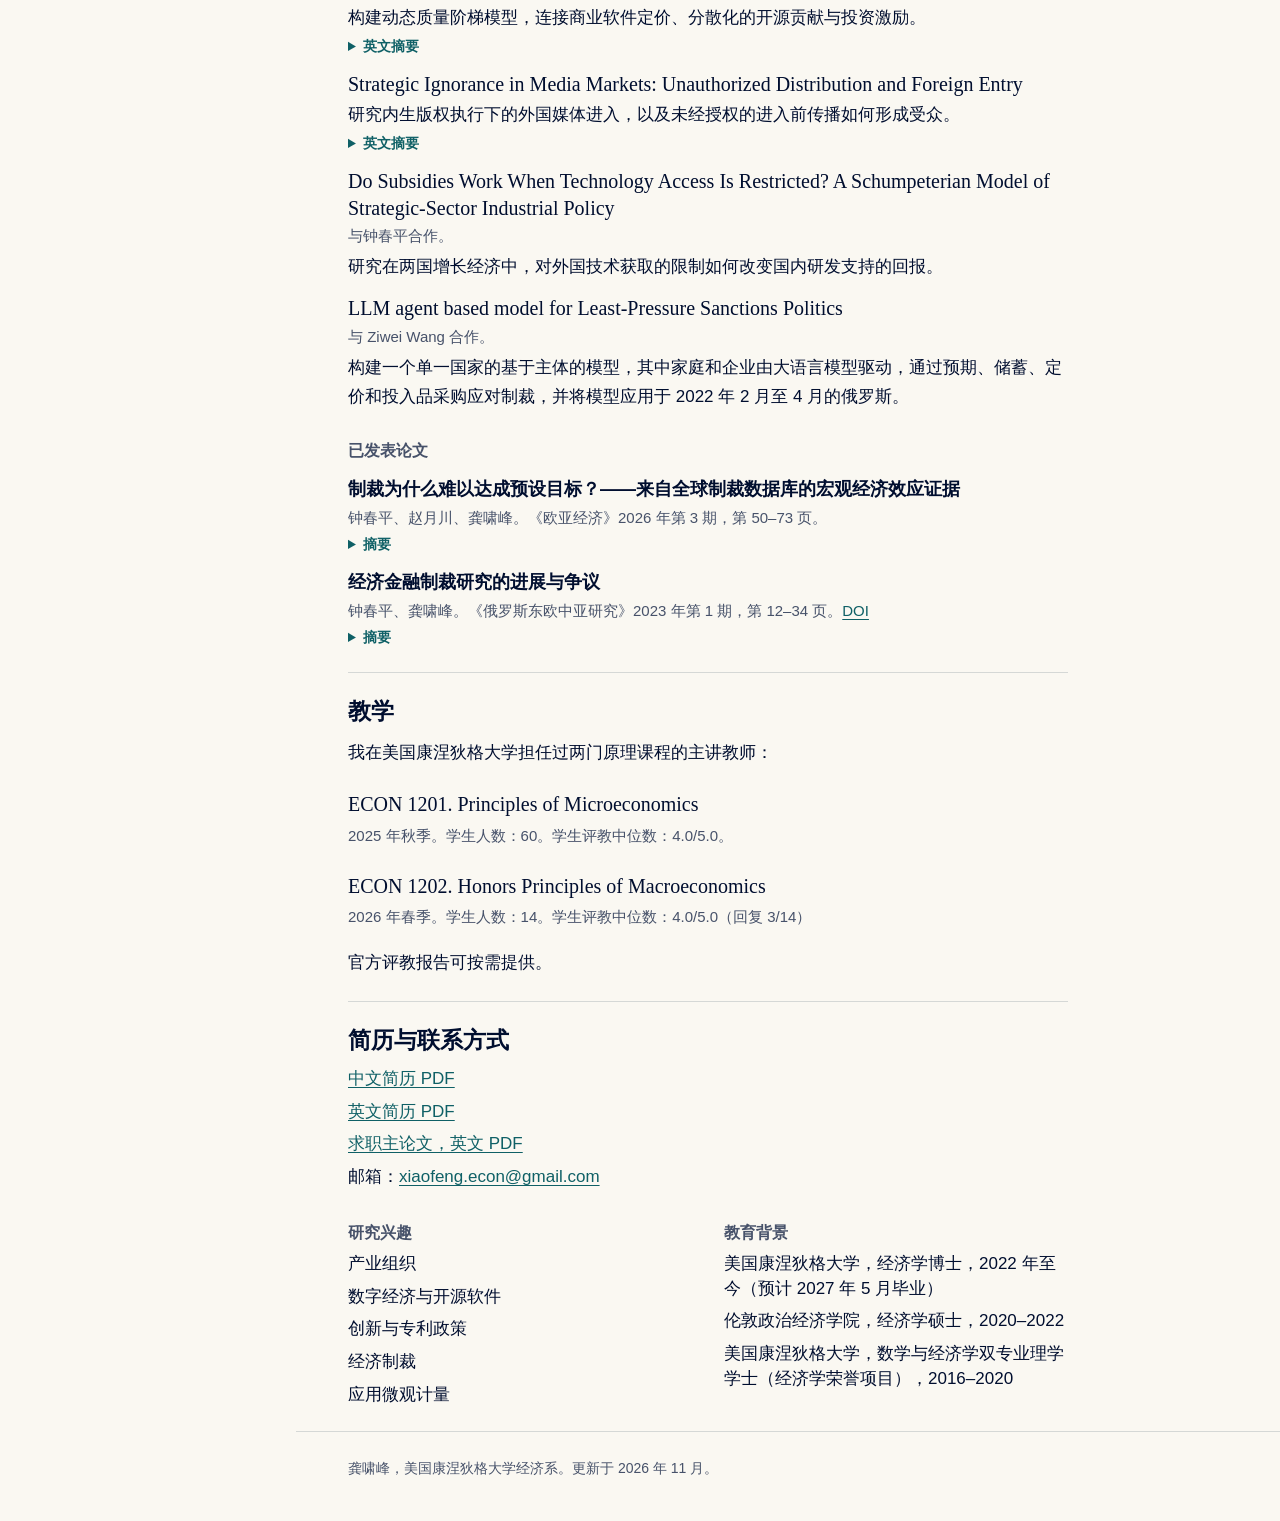
<file: zh.html>
<!doctype html>
<html lang="zh-Hans">
<head>
  <meta charset="utf-8">
  <meta name="viewport" content="width=device-width, initial-scale=1">
  <title>龚啸峰 Xiaofeng Gong | 美国康涅狄格大学经济系</title>
  <meta name="description" content="龚啸峰（Xiaofeng Gong），美国康涅狄格大学经济学博士研究生，参加 2026–2027 年度就业市场。研究开源软件、专利、创新与竞争。">
  <meta name="author" content="龚啸峰 Xiaofeng Gong">
  <link rel="canonical" href="https://xiaofengecon.github.io/zh.html">
  <link rel="alternate" hreflang="en" href="https://xiaofengecon.github.io/">
  <link rel="alternate" hreflang="zh-Hans" href="https://xiaofengecon.github.io/zh.html">
  <link rel="alternate" hreflang="x-default" href="https://xiaofengecon.github.io/">
  <meta property="og:type" content="profile">
  <meta property="og:site_name" content="龚啸峰 Xiaofeng Gong">
  <meta property="og:title" content="龚啸峰 Xiaofeng Gong | 美国康涅狄格大学经济系">
  <meta property="og:description" content="龚啸峰（Xiaofeng Gong），美国康涅狄格大学经济学博士研究生，参加 2026–2027 年度就业市场。研究开源软件、专利、创新与竞争。">
  <meta property="og:url" content="https://xiaofengecon.github.io/zh.html">
  <meta property="og:image" content="https://xiaofengecon.github.io/assets/xiaofeng-gong.jpg">
  <meta property="og:locale" content="zh_CN">
  <meta property="og:locale:alternate" content="en_US">
  <meta name="twitter:card" content="summary">
  <script type="application/ld+json">
{
 "@context": "https://schema.org",
 "@type": "ProfilePage",
 "url": "https://xiaofengecon.github.io/zh.html",
 "inLanguage": "zh-Hans",
 "dateModified": "2026-11-06T16:38:18Z",
 "mainEntity": {
  "@type": "Person",
  "@id": "https://xiaofengecon.github.io/#person",
  "name": "龚啸峰",
  "alternateName": "Xiaofeng Gong",
  "jobTitle": "经济学博士研究生",
  "url": "https://xiaofengecon.github.io/",
  "image": "https://xiaofengecon.github.io/assets/xiaofeng-gong.jpg",
  "email": "xiaofeng.econ@gmail.com",
  "affiliation": {
   "@type": "CollegeOrUniversity",
   "name": "美国康涅狄格大学",
   "department": {
    "@type": "Organization",
    "name": "经济系"
   }
  },
  "knowsAbout": [
   "产业组织",
   "数字经济与开源软件",
   "创新与专利政策",
   "经济制裁",
   "应用微观计量"
  ]
 }
}
  </script>
  <link rel="icon" href="./assets/favicon.svg" type="image/svg+xml">
  <link rel="stylesheet" href="./assets/styles.css">
</head>
<body>
  <a class="skip" href="#main">跳到正文</a>

  <div class="layout">
  <header class="sidebar">
    <img class="portrait" src="./assets/xiaofeng-gong.jpg" width="1122" height="1402" alt="龚啸峰的照片">
    <h1>龚啸峰<span class="name-zh" lang="en">Xiaofeng Gong</span></h1>
    <p class="role">经济学博士研究生<br>美国康涅狄格大学经济系</p>
    <p class="market">我正在参加 2026–2027 年度就业市场，并可在 AFA/ASSA 年会期间参加面试。</p>
    <div class="actions">
      <a class="button primary" href="./Gong_Cathedrals_Opening_Bazaars_main_2026-11-06.pdf">求职主论文（PDF，英文）</a>
      <details class="pdf-menu">
        <summary>全部版本</summary>
        <ul>
          <li><a href="./Gong_Cathedrals_Opening_Bazaars_main_2026-11-06.pdf">正文（34 页）</a></li>
          <li><a href="./Gong_Cathedrals_Opening_Bazaars_appendix_2026-11-06.pdf">在线附录（69 页）</a></li>
          <li><a href="./Gong_Cathedrals_Opening_Bazaars_with_appendix_2026-11-06.pdf">正文与附录（99 页）</a></li>
        </ul>
      </details>
      <a class="button" href="./files/Gong_Xiaofeng_CV_CN_2026-11-16.pdf">中文简历（PDF）</a>
      <a class="email" href="mailto:xiaofeng.econ@gmail.com">xiaofeng.econ@gmail.com</a>
    </div>
    <nav class="site-nav" aria-label="主导航">
      <a href="#about">简介</a>
      <a href="#research">研究</a>
      <a href="./zh-cathedrals.html">求职主论文</a>
      <a href="#teaching">教学</a>
      <a href="#cv">简历与联系方式</a>
      <a href="./index.html" lang="en" hreflang="en">English</a>
    </nav>
  </header>

  <div class="content">
  <section class="question" aria-label="求职主论文的研究问题">
    <blockquote>企业在其申请专利的技术领域发布代码时，谁会参与？新参与者又为企业的项目贡献了多少？</blockquote>
    <p class="question-source">来自我的求职主论文：<a href="./zh-cathedrals.html" lang="en">Cathedrals Opening Bazaars: Firms’ Open-Source Projects and Community Participation</a></p>
  </section>

  <nav class="site-nav rail-nav" aria-label="主导航">
    <a href="#about">简介</a>
    <a href="#research">研究</a>
    <a href="./zh-cathedrals.html">求职主论文</a>
    <a href="#teaching">教学</a>
    <a href="#cv">简历与联系方式</a>
    <a href="./index.html" lang="en" hreflang="en">English</a>
  </nav>

  <main id="main">
    <section class="section" id="about" aria-labelledby="about-title">
      <h2 id="about-title">简介</h2>
      <div class="section-body">
        <p>我是美国康涅狄格大学经济学博士研究生，预计于 2027 年 5 月获得学位。我的研究关注大型企业如何在专利与公开的开源代码之间分配创新成果，以及这种分配如何反映技术战略、创新政策与平台竞争。我构建连接软件仓库、企业与专利的大规模数据集，并开发相应的度量工具。</p>
        <p class="committee">导师：Talia Bar。博士论文委员会：Talia Bar、Ling Huang、Mike Shor、Stephen&nbsp;L.&nbsp;Ross。</p>
      </div>
    </section>

    <section class="section" id="research" aria-labelledby="research-title">
      <h2 id="research-title">研究</h2>
      <div class="section-body">
        <div class="group" id="job-market-paper">
          <h3>求职主论文</h3>
          <article class="jmp">
            <p class="paper-title" lang="en"><a href="./zh-cathedrals.html">Cathedrals Opening Bazaars: Firms’ Open-Source Projects and Community Participation</a></p>
            <p class="byline">独著。2026 年 11 月 6 日版本。<a href="./zh-cathedrals.html">论文概览</a>，<a href="./Gong_Cathedrals_Opening_Bazaars_main_2026-11-06.pdf">英文 PDF</a>。以下为论文英文摘要原文。</p>
            <p class="abstract" lang="en">This paper studies how participation in firms’ open-source projects relates to the technologies the firms patent. I link Compustat firms to their USPTO patents and GitHub accounts and use a large language model to place each project in the Cooperative Patent Classification, the scheme patent examiners use. I document that most of these projects lie in technologies in which the firm was recently granted patents. I then compare projects first active in 2015–2022, conditional on firm-by-year and technology-by-year effects and on controls for each project’s early activity, text and language. I find that projects in the firm’s patented technologies have more new participants and more contributions from them. The difference in new participants holds for people with no earlier activity on the firm’s GitHub accounts and without the five largest firms. Contributions from everyone are also higher, and among projects with a contribution there is no clear difference in new participants’ share. According to my estimates, projects in the firm’s patented technologies have 29.5 percent more new participants in the 24 months after their first active quarter, 45.5 percent more contributions from them, and 37.6 percent more contributions from everyone.</p>
          </article>
        </div>

        <div class="group">
          <h3>工作论文</h3>
          <article class="paper">
            <p class="paper-title" lang="en">Measuring Racial Disparities in Police Stops: Evidence from Telemetric Mobility Data</p>
            <p class="byline">与 Yuling Han、Susan Parker、Matthew B. Ross、Stephen L. Ross 合作。已投稿 <cite lang="en">Quarterly Journal of Economics</cite>。</p>
            <p><a href="https://www.nber.org/papers/w35727">NBER 工作论文 35727</a>。NBER Economics of Crime Working Group 会议论文。</p>
            <details class="abstract-fold">
              <summary>英文摘要</summary>
              <p lang="en">We establish a reliable counterfactual for evaluating racial disparities in traffic stops using telemetric data to estimate the racial composition of motorists. We measure motorist racial composition using telemetric mobility data and a novel two-stage correction methodology anchored by an independent measure, racial composition of motorists involved in accidents. Applying this to Massachusetts State Police stops, we find non-White motorists are stopped at rates exceeding their roadway presence by 6.7 percentage points. We demonstrate that uncalibrated telemetric data significantly understates minority presence (15.2 vs. 28 percent), and the uncalibrated telemetric data yields disparities that are over twice the size of our preferred estimates. We use this validated measure to assess the accuracy of several commonly-used disparity tests. We find that the widely used “Community Standard” test dramatically overestimates disparities, even when restricting to local roads or non-commuting hours. In contrast, the less-often used “Crash Benchmark” accurately captures disparities even when aggregated to higher temporal levels covering up to 94 percent of stops. Finally, the “Veil of Darkness” test yields smaller estimates than our telemetric measure, consistent with its focus on disparate treatment rather than the broader legal standard of motorist composition.</p>
            </details>
          </article>
          <article class="paper">
            <p class="paper-title" lang="en">Why Do Sanctions Persist? Rents and Endogenous Domestic Political Power</p>
            <p class="byline">与赵月川、钟春平合作。已投稿 <cite lang="en">Comparative Economic Studies</cite>。</p>
            <p>构建动态公共选择模型，解释为何相似的外部制裁在一些目标国产生持续不遵从而在另一些国家没有。</p>
            <details class="abstract-fold">
              <summary>英文摘要</summary>
              <p lang="en">Why do comparable economic sanctions yield divergent compliance trajectories? Our dynamic public-choice model shows how sanctions can entrench noncompliance: cross-border restrictions create concentrated rents for domestic groups controlling residual access, and domestic allocation rules determine how much of these rents an organized group captures and invests in political influence. Low capture sustains compliance. Intermediate capture creates history dependence, so a temporary shock can lock in noncompliance. High capture can eliminate the compliance steady state. Sanction-duration and trade data document declining resolution rates for long-lived sanctions and trade losses that outlast legal termination, and the calibrated model partly replicates both.</p>
            </details>
          </article>
          <article class="paper">
            <p class="paper-title" lang="en">The Ethnic Composition of Inventors in Entrepreneurial Firms</p>
            <p class="byline">与 Talia Bar、Delia Furtado 合作。已投稿 <cite lang="en">Handbook of Research on Immigration and Entrepreneurship</cite>。</p>
            <p>考察中国与印度发明家在美国初创企业专利中的代表性，并讨论早期职业生涯签证约束的解释作用。</p>
            <details class="abstract-fold">
              <summary>英文摘要</summary>
              <p lang="en">Innovative entrepreneurs create new businesses based on inventions of new or improved products and processes, generating employment opportunities and stimulating economic growth. This chapter examines the ethnic composition of inventors named on patents awarded to young U.S. firms, with particular attention to Chinese and Indian inventors, two groups that are highly represented in U.S. patenting overall. Combining data on firm founding years with patent- and inventor-level information, we analyze patents filed between 2000 and 2018 and examine the representation of Chinese and Indian inventors among patents assigned to young firms. We find robust evidence that they are less represented on patents assigned to young firms, especially firms five years old or younger, relative to their participation in patents assigned to older firms. This is particularly pronounced among teams composed entirely of younger inventors. We discuss how U.S. immigration policy, particularly visa constraints facing immigrants at early career stages, may help explain these patterns.</p>
            </details>
          </article>
        </div>

        <div class="group">
          <h3>进行中的研究</h3>
          <article class="paper">
            <p class="paper-title" lang="en">When Open-Source and Proprietary Innovation Suppress Each Other</p>
            <p>构建动态质量阶梯模型，连接商业软件定价、分散化的开源贡献与投资激励。</p>
            <details class="abstract-fold">
              <summary>英文摘要</summary>
              <p lang="en">When does open-source software (OSS) close a proprietary lead, and when can it not? I study a dynamic quality-ladder model in which user-developers decide whether to supply an OSS improvement after a proprietary firm chooses whether to invest. Contributors are rewarded as users. Behind a proprietary lead, the firm’s profit-maximizing price limits what high-valuation users gain from improving OSS, so the lead weakly lowers OSS progress. In the other direction, an OSS match that arrives before pricing removes a new lead’s current return and can make the firm wait rather than invest. The two effects coexist only at intermediate market size, and a lead that stops OSS progress removes the second. Equilibrium paths take three forms: same-period matching, catch-up after a temporary lead, or a persistent proprietary lead that OSS can narrow but not close. When OSS closes a one-step lead, the firm never switches from waiting to investing. Cheaper contribution that leaves the firm’s costs unchanged, as from AI-assisted development, weakly raises OSS progress and, if it lowers the smallest contribution cost, can reopen catch-up; in numerical examples a small reduction lowers welfare by turning proprietary investment into waiting. The paper gives an exact test for when stronger OSS incentives reduce discounted paid investment and an exact local condition for when OSS contribution at equal quality raises welfare.</p>
            </details>
          </article>
          <article class="paper">
            <p class="paper-title" lang="en">Strategic Ignorance in Media Markets: Unauthorized Distribution and Foreign Entry</p>
            <p>研究内生版权执行下的外国媒体进入，以及未经授权的进入前传播如何形成受众。</p>
            <details class="abstract-fold">
              <summary>英文摘要</summary>
              <p lang="en">This paper studies foreign entry in media markets when culturally distant content must first create an experienced audience before formal monetization is profitable. Media goods combine high fixed costs for localization, distribution, rights administration, marketing, and enforcement with low marginal costs of digital circulation and heterogeneous consumer preferences. I model a foreign media entrant, a domestic incumbent, and an unauthorized distribution fringe in a two-period game with heterogeneous adoption costs and endogenous enforcement. Unauthorized circulation both constrains later official prices by creating a piracy ceiling and can serve as a pre-entry adoption and informal-localization technology. I interpret this mechanism as a dynamic preference externality: early unauthorized circulation expands the entrant’s effective future audience by reducing cultural discount and adoption friction. I characterize a Strategic Ignorance equilibrium in which the entrant delays official entry and enforcement, allowing unauthorized distribution to build an adopted base before formal monetization. The sliding window survives as a stationary one-period-delay rule in an infinite-horizon version of the game with fixed per-period profits, and the mechanism can self-terminate at the genre level as adoption costs fall. Relative to a universal public-enforcement benchmark, private enforcement discretion can expand the range of fixed costs for which foreign media entry is viable. The results show how enforcement policy affects entry, product availability, audience formation, and surplus distribution.</p>
            </details>
          </article>
          <article class="paper">
            <p class="paper-title" lang="en">Do Subsidies Work When Technology Access Is Restricted? A Schumpeterian Model of Strategic-Sector Industrial Policy</p>
            <p class="byline">与钟春平合作。</p>
            <p>研究在两国增长经济中，对外国技术获取的限制如何改变国内研发支持的回报。</p>
          </article>
          <article class="paper">
            <p class="paper-title" lang="en">LLM agent based model for Least-Pressure Sanctions Politics</p>
            <p class="byline">与 Ziwei Wang 合作。</p>
            <p>构建一个单一国家的基于主体的模型，其中家庭和企业由大语言模型驱动，通过预期、储蓄、定价和投入品采购应对制裁，并将模型应用于 2022 年 2 月至 4 月的俄罗斯。</p>
          </article>
        </div>

        <div class="group">
          <h3>已发表论文</h3>
          <article class="paper">
            <p class="paper-title">制裁为什么难以达成预设目标？——来自全球制裁数据库的宏观经济效应证据</p>
            <p class="byline">钟春平、赵月川、龚啸峰。《欧亚经济》2026 年第 3 期，第 50–73 页。</p>
            <details class="abstract-fold">
              <summary>摘要</summary>
              <p>本文利用全球制裁数据库分析制裁能否达成预设目标，并结合跨国时间序列数据进行验证。主要结论包括：第一，制裁案件达成目标的概率仅为 28.64%；第二，基于堆叠数据的方法，对 GSDB 记录的 1547 个案件进行展开，构建全球制裁链条数据，并采用二元选择模型进行分析，结果表明大多数制裁方式难以促成制裁目标达成，在 1% 的显著性水平下，采用贸易制裁、旅行制裁等方式会使制裁目标达成的概率平均下降 5.9% 和 12%；第三，异质性分析表明，制裁能否达成预设目标受制裁双方经济差距、制裁条件（战争期与和平期）差异以及制裁时间长短差异的影响；第四，构建国家—年份的平衡面板数据进行分析，结果表明，制裁行为对目标国造成短期的实质性经济收缩，促进了发起国的短期消费和进口，但对制裁双方的长期影响均相对有限，这是制裁未能达成预设目标的重要原因。</p>
            </details>
          </article>
          <article class="paper">
            <p class="paper-title">经济金融制裁研究的进展与争议</p>
            <p class="byline">钟春平、龚啸峰。《俄罗斯东欧中亚研究》2023 年第 1 期，第 12–34 页。<a href="https://doi.org/10.20018/j.cnki.reecas.2023.01.002">DOI</a></p>
            <details class="abstract-fold">
              <summary>摘要</summary>
              <p>本文梳理总结了国家之间经济和金融制裁的相关理论及实际效果，特别对经济制裁中易被忽视的经济数理建模及预测进行了解析，指出过去以博弈论为主的研究思路之不足，尤其是其面对“制裁黑箱”时存在的问题。本文归纳了对制裁研究的主要方法，特别是统计和计量经济学研究方法、数理模型、以动态随机一般均衡模型（DSGE）为主的数据模拟及以可计算的一般均衡模型（CGE）进行的预测。同时，本文还总结了最新的公众选择模型，对制裁生效机制作了相应的说明，对未来研究方向及可能的突破口进行了展望和探讨，包括用模型预测贸易战等一系列经济金融制裁手段给国家带来的收益和损失，或者以图网络化与程序化等方法更客观地对其进行计算。</p>
            </details>
          </article>
        </div>
      </div>
    </section>

    <section class="section" id="teaching" aria-labelledby="teaching-title">
      <h2 id="teaching-title">教学</h2>
      <div class="section-body">
        <p>我在美国康涅狄格大学担任过两门原理课程的主讲教师：</p>
        <article class="paper">
          <p class="paper-title" lang="en">ECON 1201. Principles of Microeconomics</p>
          <p class="byline">2025 年秋季。学生人数：60。学生评教中位数：4.0/5.0。</p>
        </article>
        <article class="paper">
          <p class="paper-title" lang="en">ECON 1202. Honors Principles of Macroeconomics</p>
          <p class="byline">2026 年春季。学生人数：14。学生评教中位数：4.0/5.0（回复 3/14）</p>
        </article>
        <p>官方评教报告可按需提供。</p>
      </div>
    </section>

    <section class="section" id="cv" aria-labelledby="cv-title">
      <h2 id="cv-title">简历与联系方式</h2>
      <div class="section-body">
        <ul class="plain">
          <li><a href="./files/Gong_Xiaofeng_CV_CN_2026-11-16.pdf">中文简历 PDF</a></li>
          <li><a href="./files/Gong_Xiaofeng_CV_EN_2026-11-16.pdf">英文简历 PDF</a></li>
          <li><a href="./Gong_Cathedrals_Opening_Bazaars_main_2026-11-06.pdf">求职主论文，英文 PDF</a></li>
          <li>邮箱：<a href="mailto:xiaofeng.econ@gmail.com">xiaofeng.econ@gmail.com</a></li>
        </ul>
        <div class="lists">
          <div>
            <h3>研究兴趣</h3>
            <ul class="plain">
              <li>产业组织</li>
              <li>数字经济与开源软件</li>
              <li>创新与专利政策</li>
              <li>经济制裁</li>
              <li>应用微观计量</li>
            </ul>
          </div>
          <div>
            <h3>教育背景</h3>
            <ul class="plain">
              <li>美国康涅狄格大学，经济学博士，2022 年至今（预计 2027 年 5 月毕业）</li>
              <li>伦敦政治经济学院，经济学硕士，2020–2022</li>
              <li>美国康涅狄格大学，数学与经济学双专业理学学士（经济学荣誉项目），2016–2020</li>
            </ul>
          </div>
        </div>
      </div>
    </section>
  </main>

  <footer class="site-footer">龚啸峰，美国康涅狄格大学经济系。更新于 2026 年 11 月。</footer>
  </div>
  </div>
</body>
</html>
</file>
<file: assets/styles.css>
/* System fonts only: no font, script or image requests leave this site. */
:root {
  --paper: #faf8f2;
  --ink: #000e2f;
  --muted: #47526a;
  --teal: #0f6066;
  --teal-on-navy: #9fdcd5;
  --rule: #d5d8d6;
  --serif: "Palatino Linotype", Palatino, "Book Antiqua", "URW Palladio L", "P052", Georgia, "Songti SC", "Noto Serif CJK SC", "Source Han Serif SC", SimSun, serif;
  --sans: "Segoe UI", -apple-system, BlinkMacSystemFont, Roboto, "Helvetica Neue", "PingFang SC", "Microsoft YaHei", "Noto Sans CJK SC", Arial, sans-serif;
  color-scheme: light;
}

* { box-sizing: border-box; }
html { -webkit-text-size-adjust: 100%; scroll-padding-top: 16px; }
body { margin: 0; background: var(--paper); color: var(--ink); font-family: var(--serif); font-size: 18px; line-height: 1.6; }
h1, h2, h3, p, ul { margin: 0; }
a { color: var(--teal); text-underline-offset: .18em; text-decoration-thickness: 1px; }
a:hover { text-decoration-thickness: 2px; }
a:focus-visible { outline: 3px solid var(--teal); outline-offset: 3px; border-radius: 1px; }

.skip { position: absolute; left: 16px; top: -60px; z-index: 2; padding: 8px 14px; background: var(--ink); color: var(--paper); font-family: var(--sans); font-size: 15px; }
.skip:focus { top: 12px; color: var(--paper); }

.layout { display: grid; grid-template-columns: 296px minmax(0, 1fr); }
.content { min-width: 0; }

/* Sidebar: stays in view on larger screens, and scrolls itself on short ones */
.sidebar { position: sticky; top: 0; align-self: start; display: flex; flex-direction: column; height: 100vh; overflow-y: auto; padding: 24px 28px 20px; border-right: 1px solid var(--rule); }
.portrait { display: block; width: 120px; height: auto; }
.sidebar h1, .site-name { margin-top: 14px; font-size: 36px; font-weight: 400; line-height: 1.1; letter-spacing: -.01em; }
.site-name a { color: inherit; text-decoration: none; }
.site-name a:hover { text-decoration: underline; }
.name-zh { display: block; margin-top: 6px; color: var(--muted); font-size: 18px; letter-spacing: 0; line-height: 1.3; }
.role { margin-top: 10px; font-size: 16px; line-height: 1.4; }
.market { margin-top: 12px; font-size: 15px; font-weight: 700; line-height: 1.4; }
.actions { display: grid; gap: 8px; margin-top: 12px; font-family: var(--sans); font-size: 14px; }
.button { display: inline-flex; align-items: center; justify-content: center; min-height: 40px; padding: 7px 12px; border: 1px solid var(--ink); border-radius: 2px; color: var(--ink); font-weight: 600; text-decoration: none; }
.button:hover { background: #fff; }
.button.primary { background: var(--ink); color: var(--paper); }
.button.primary:hover { background: #17305f; border-color: #17305f; }
.email { overflow-wrap: anywhere; }
.site-nav { display: grid; margin-top: 14px; padding-top: 8px; border-top: 1px solid var(--rule); font-family: var(--sans); font-size: 15px; }
.site-nav a { display: flex; align-items: center; min-height: 30px; color: var(--ink); text-decoration: none; }
.site-nav a:hover { color: var(--teal); text-decoration: underline; }
.site-nav a[aria-current] { font-weight: 600; }

/* The question: the one loud element on the page */
.question { background: var(--ink); color: var(--paper); padding: 32px 52px 28px; }
.question blockquote { margin: 0; max-width: 24em; font-size: clamp(26px, 2.9vw, 38px); line-height: 1.18; letter-spacing: -.01em; }
.question p { margin-top: 14px; max-width: 60em; font-family: var(--sans); font-size: 16px; line-height: 1.6; }
.question a { color: var(--teal-on-navy); }
.question a:focus-visible { outline-color: var(--teal-on-navy); }
.paper-heading { max-width: 22em; font-size: clamp(28px, 3.2vw, 42px); font-weight: 400; line-height: 1.18; letter-spacing: -.01em; }
.question .button { color: var(--ink); background: var(--paper); border-color: var(--paper); }
.question .button:hover { background: #fff; }
.question .button:focus-visible { outline-color: var(--teal-on-navy); }
.paper-actions { display: flex; flex-wrap: wrap; gap: 8px 18px; align-items: flex-start; margin-top: 18px; font-family: var(--sans); font-size: 15px; }

/* Sections */
main { padding-inline: 52px; }
.section { max-width: 720px; padding-block: 24px; border-top: 1px solid var(--rule); }
.section:first-child { border-top: 0; }
.section > h2 { margin-bottom: 12px; font-size: 28px; font-weight: 400; line-height: 1.25; }
.committee { color: var(--muted); font-family: var(--sans); font-size: 15px; line-height: 1.5; }
.section-body > .lists { margin-top: 32px; }
.section-body > * + * { margin-top: 18px; }
.group + .group { margin-top: 44px; }
h3 { color: var(--muted); font-family: var(--sans); font-size: 16px; font-weight: 600; line-height: 1.4; }
.lists { display: grid; grid-template-columns: repeat(2, minmax(0, 1fr)); gap: 32px; }
.plain { padding: 0; list-style: none; }
.plain li { margin-top: 8px; line-height: 1.45; }

/* Papers */
.paper { margin-top: 24px; }
.paper-title { font-size: 21px; line-height: 1.32; }
.paper p { margin-top: 6px; }
.byline { color: var(--muted); font-size: 17px; line-height: 1.5; }
.jmp { padding: 14px 0 0; border-top: 3px solid var(--ink); margin-top: 10px; }
.jmp .paper-title { font-size: 26px; line-height: 1.25; }
.jmp .abstract { margin-top: 14px; }
#research .group + .group { margin-top: 28px; }
#research .paper { margin-top: 14px; }
#research .paper p { margin-top: 3px; }
#research .jmp .abstract { margin-top: 10px; }
.abstract-fold { margin-top: 3px; }
.abstract-fold summary, .pdf-menu summary { width: fit-content; color: var(--teal); cursor: pointer; font-family: var(--sans); font-size: 14px; font-weight: 600; line-height: 1.5; }
.abstract-fold summary:hover, .pdf-menu summary:hover { text-decoration: underline; text-underline-offset: .18em; }
.abstract-fold summary:focus-visible, .pdf-menu summary:focus-visible { outline: 3px solid var(--teal); outline-offset: 3px; border-radius: 1px; }
#research .abstract-fold p { margin: 6px 0 4px; padding-left: 14px; border-left: 2px solid var(--rule); font-size: 16px; line-height: 1.5; }

/* Job market paper versions: the button opens the main text, the menu lists all three */
.pdf-menu ul { margin: 4px 0 2px; padding: 0 0 0 12px; border-left: 2px solid var(--rule); list-style: none; }
.pdf-menu li + li { margin-top: 2px; }
.pdf-menu ul a { display: inline-flex; align-items: center; min-height: 30px; }
.paper-actions .pdf-menu summary { padding-block: 9px; font-size: 15px; }
.question .pdf-menu summary { color: var(--teal-on-navy); }
.question .pdf-menu summary:focus-visible { outline-color: var(--teal-on-navy); }
.question .pdf-menu ul { border-left-color: #4d5a75; }
@media (pointer: coarse) { .abstract-fold summary, .pdf-menu summary { padding-block: 10px; } .pdf-menu ul a { min-height: 44px; } }

/* Paper page */
.findings { padding: 0; list-style: none; }
.findings li + li { margin-top: 18px; }
.findings strong { display: block; font-weight: 700; }
.limits { padding-left: 1.2em; }
.limits li + li { margin-top: 10px; }
.citation { padding-left: 16px; border-left: 3px solid var(--rule); }

/* Paper page figure: bars are drawn on a track that stands for all of a firm's open-source code */
.share-figure { margin: 24px 0 0; }
.share-figure figcaption { font-family: var(--sans); font-size: 14px; line-height: 1.5; color: var(--muted); }
.share-figure .figure-title { margin-bottom: 14px; font-family: var(--sans); font-size: 16px; font-weight: 600; line-height: 1.5; }
.bars { margin: 0 0 14px; padding: 0; list-style: none; font-family: var(--sans); font-size: 15px; }
.bars li + li { margin-top: 14px; }
.bar-label { display: flex; justify-content: space-between; gap: 16px; margin-bottom: 4px; }
.bar-value { font-size: 22px; font-weight: 600; line-height: 1.2; }
.bar-track { height: 18px; background: #e7e8e4; border-radius: 0 4px 4px 0; }
.bar-fill { display: block; height: 100%; border-radius: 0 4px 4px 0; print-color-adjust: exact; -webkit-print-color-adjust: exact; }
.bar-fill.observed { background: var(--ink); }
.bar-fill.benchmark { background: #66758c; }

/* Paper page results: one row per outcome */
.result-figure { margin: 24px 0 0; }
.result-figure .figure-title { margin-bottom: 10px; font-family: var(--sans); font-size: 16px; font-weight: 600; line-height: 1.5; }
.result-figure figcaption { margin-top: 12px; color: var(--muted); font-family: var(--sans); font-size: 14px; line-height: 1.5; }
.results { width: 100%; border-collapse: collapse; font-family: var(--sans); font-size: 15px; line-height: 1.45; }
.results th, .results td { padding: 9px 0; border-bottom: 1px solid var(--rule); text-align: left; vertical-align: top; }
.results thead th { padding-top: 0; color: var(--muted); font-size: 13px; font-weight: 600; border-bottom: 2px solid var(--ink); }
.results tbody th { width: 52%; padding-right: 18px; font-weight: 400; }
.results td { font-weight: 600; }
.results .interval { display: block; color: var(--muted); font-weight: 400; }

/* Footer */
.site-footer { padding: 24px 52px 40px; border-top: 1px solid var(--rule); color: var(--muted); font-family: var(--sans); font-size: 14px; }

/* Chinese pages: Windows has no good serif for Chinese (it falls back to thin SimSun), so Chinese display text is sans.
   Palatino stays for English titles and the English abstract. */
html[lang="zh-Hans"] body { font-family: var(--sans); font-size: 17px; line-height: 1.75; }
html[lang="zh-Hans"] .sidebar h1, html[lang="zh-Hans"] .site-name { font-weight: 600; letter-spacing: .04em; }
html[lang="zh-Hans"] .name-zh { font-family: var(--serif); font-weight: 400; letter-spacing: 0; }
html[lang="zh-Hans"] .question blockquote { max-width: 26em; font-size: clamp(24px, 2.5vw, 32px); line-height: 1.45; letter-spacing: 0; }
html[lang="zh-Hans"] .section > h2 { font-size: 23px; font-weight: 600; }
html[lang="zh-Hans"] .paper-title { font-size: 18px; font-weight: 600; line-height: 1.5; }
html[lang="zh-Hans"] .paper-title[lang="en"], html[lang="zh-Hans"] .paper-heading { font-family: var(--serif); font-weight: 400; }
html[lang="zh-Hans"] .paper-title[lang="en"] { font-size: 20px; line-height: 1.32; }
html[lang="zh-Hans"] .jmp .paper-title[lang="en"] { font-size: 26px; line-height: 1.25; }
html[lang="zh-Hans"] .byline { font-size: 15px; line-height: 1.65; }
html[lang="zh-Hans"] .abstract[lang="en"] { font-family: var(--serif); font-size: 18px; line-height: 1.6; }

/* Wide screens: the navigation moves to a column right of the text and stays in view */
.content > .rail-nav { display: none; }
@media (min-width: 1320px) {
  .content { display: grid; grid-template-columns: minmax(0, 824px) minmax(200px, 1fr); grid-template-rows: auto 1fr auto; }
  .content > .question, .content > .site-footer { grid-column: 1 / -1; }
  .content > main { grid-column: 1; grid-row: 2; }
  .content > .rail-nav { display: grid; grid-column: 2; grid-row: 2; align-self: start; position: sticky; top: 24px; width: fit-content; min-width: 180px; margin: 24px 0 24px; padding: 2px 0 2px 20px; border-top: 0; border-left: 1px solid var(--rule); }
  .sidebar .site-nav { display: none; }
}

/* Below this width the sidebar becomes the top of the page */
@media (max-width: 860px) {
  .layout { grid-template-columns: minmax(0, 1fr); }
  .sidebar { position: static; height: auto; overflow: visible; padding: 8px 24px 36px; border-right: 0; }
  .site-nav { order: -1; display: flex; flex-wrap: wrap; gap: 0 16px; margin: 0 0 14px; padding-top: 0; border-top: 0; font-size: 14px; }
  .site-nav a { min-height: 44px; }
  .sidebar h1, .site-name { font-size: 44px; }
  .role { font-size: 18px; }
  .market { font-size: 17px; }
  .button { min-height: 46px; }
  .question { padding: 40px 24px 36px; }
  main { padding-inline: 24px; }
  .section { padding-block: 32px; }
  .site-footer { padding-inline: 24px; }
}
@media (max-width: 560px) {
  body { font-size: 17px; }
  .sidebar { padding-inline: 16px; }
  .portrait { width: 112px; }
  .question { padding-inline: 16px; }
  main { padding-inline: 16px; }
  .lists { grid-template-columns: minmax(0, 1fr); gap: 28px; }
  .jmp .paper-title { font-size: 25px; }
  .site-footer { padding-inline: 16px; }
}
@media print {
  body { background: #fff; font-size: 11pt; }
  .layout { display: block; }
  .sidebar { position: static; height: auto; overflow: visible; padding: 0 0 12pt; border: 0; }
  .site-nav, .actions, .skip, .paper-actions { display: none; }
  .question { background: none; color: #000; padding: 12pt 0; }
  .question a { color: #000; }
  main, .site-footer { padding-inline: 0; }
  .section { max-width: none; padding-block: 16pt; break-inside: avoid-page; }
  .abstract-fold::details-content { display: block; content-visibility: visible; }
}
</file>
